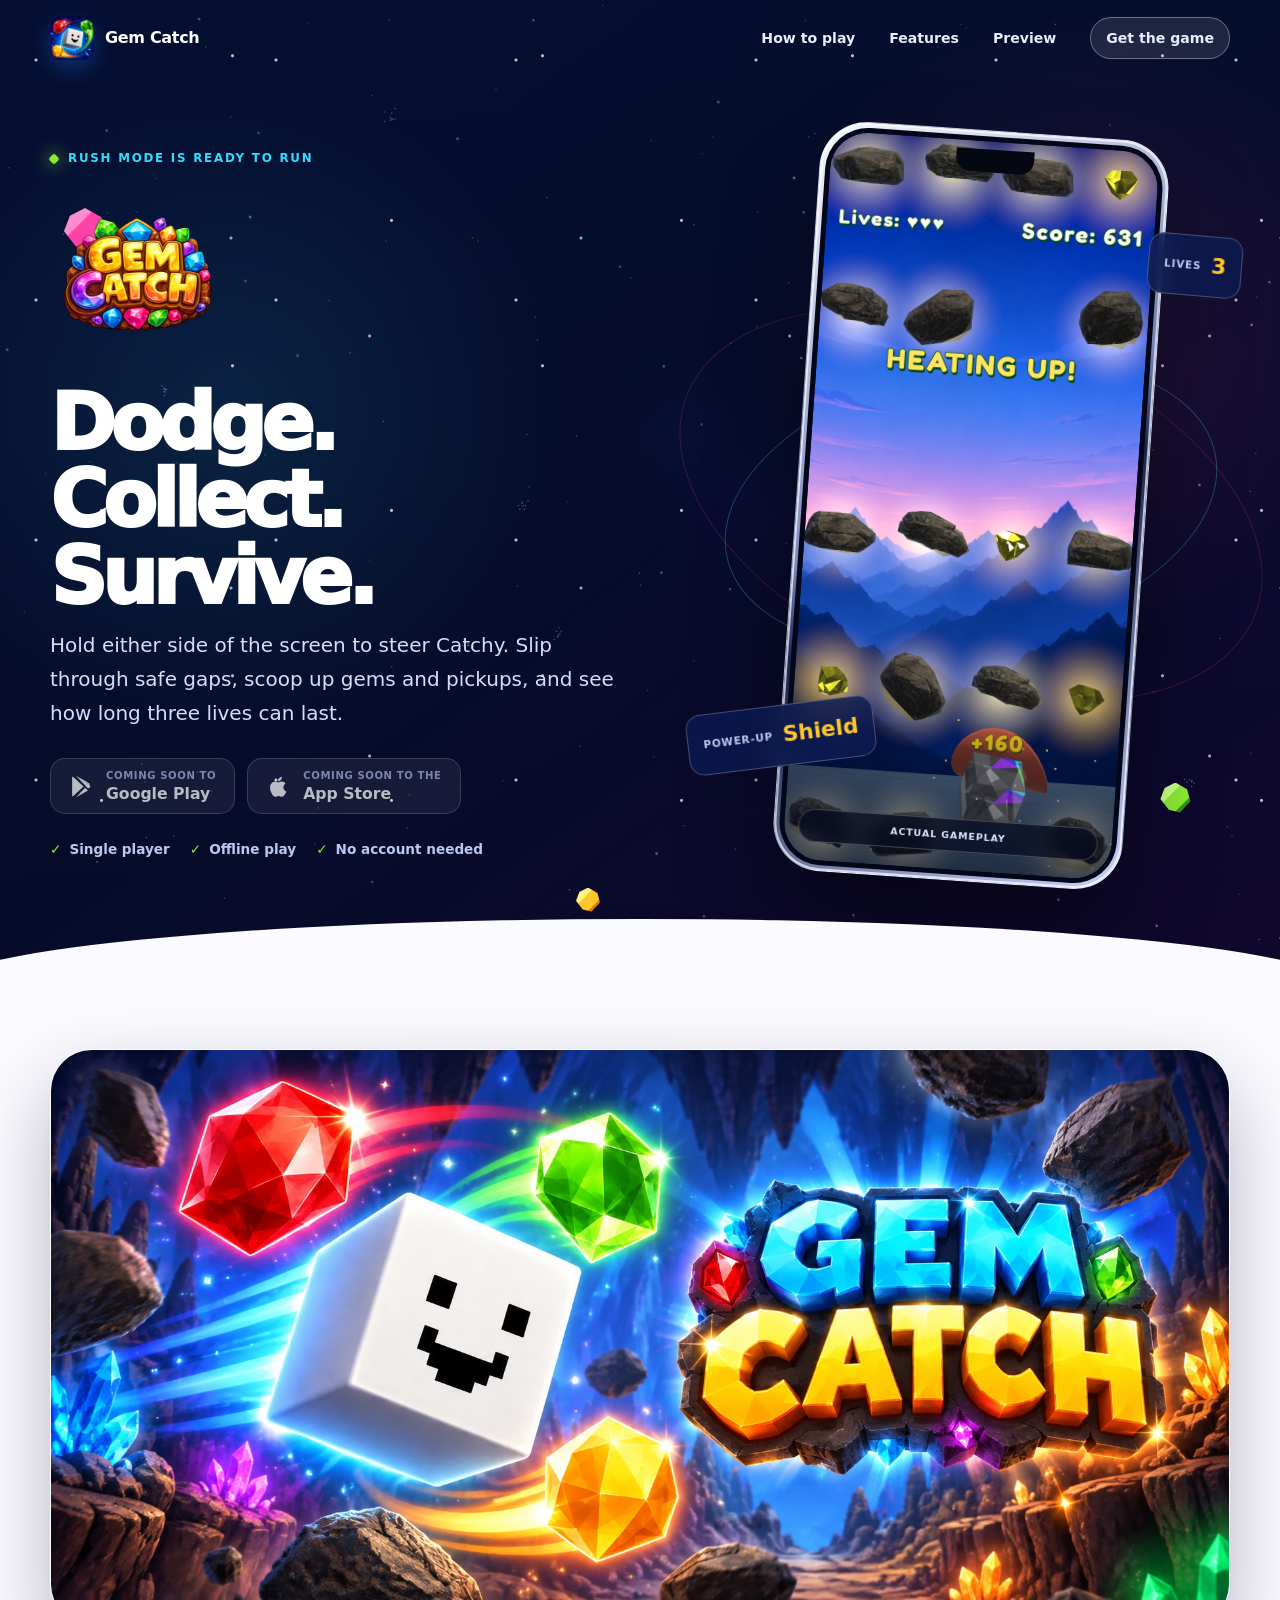
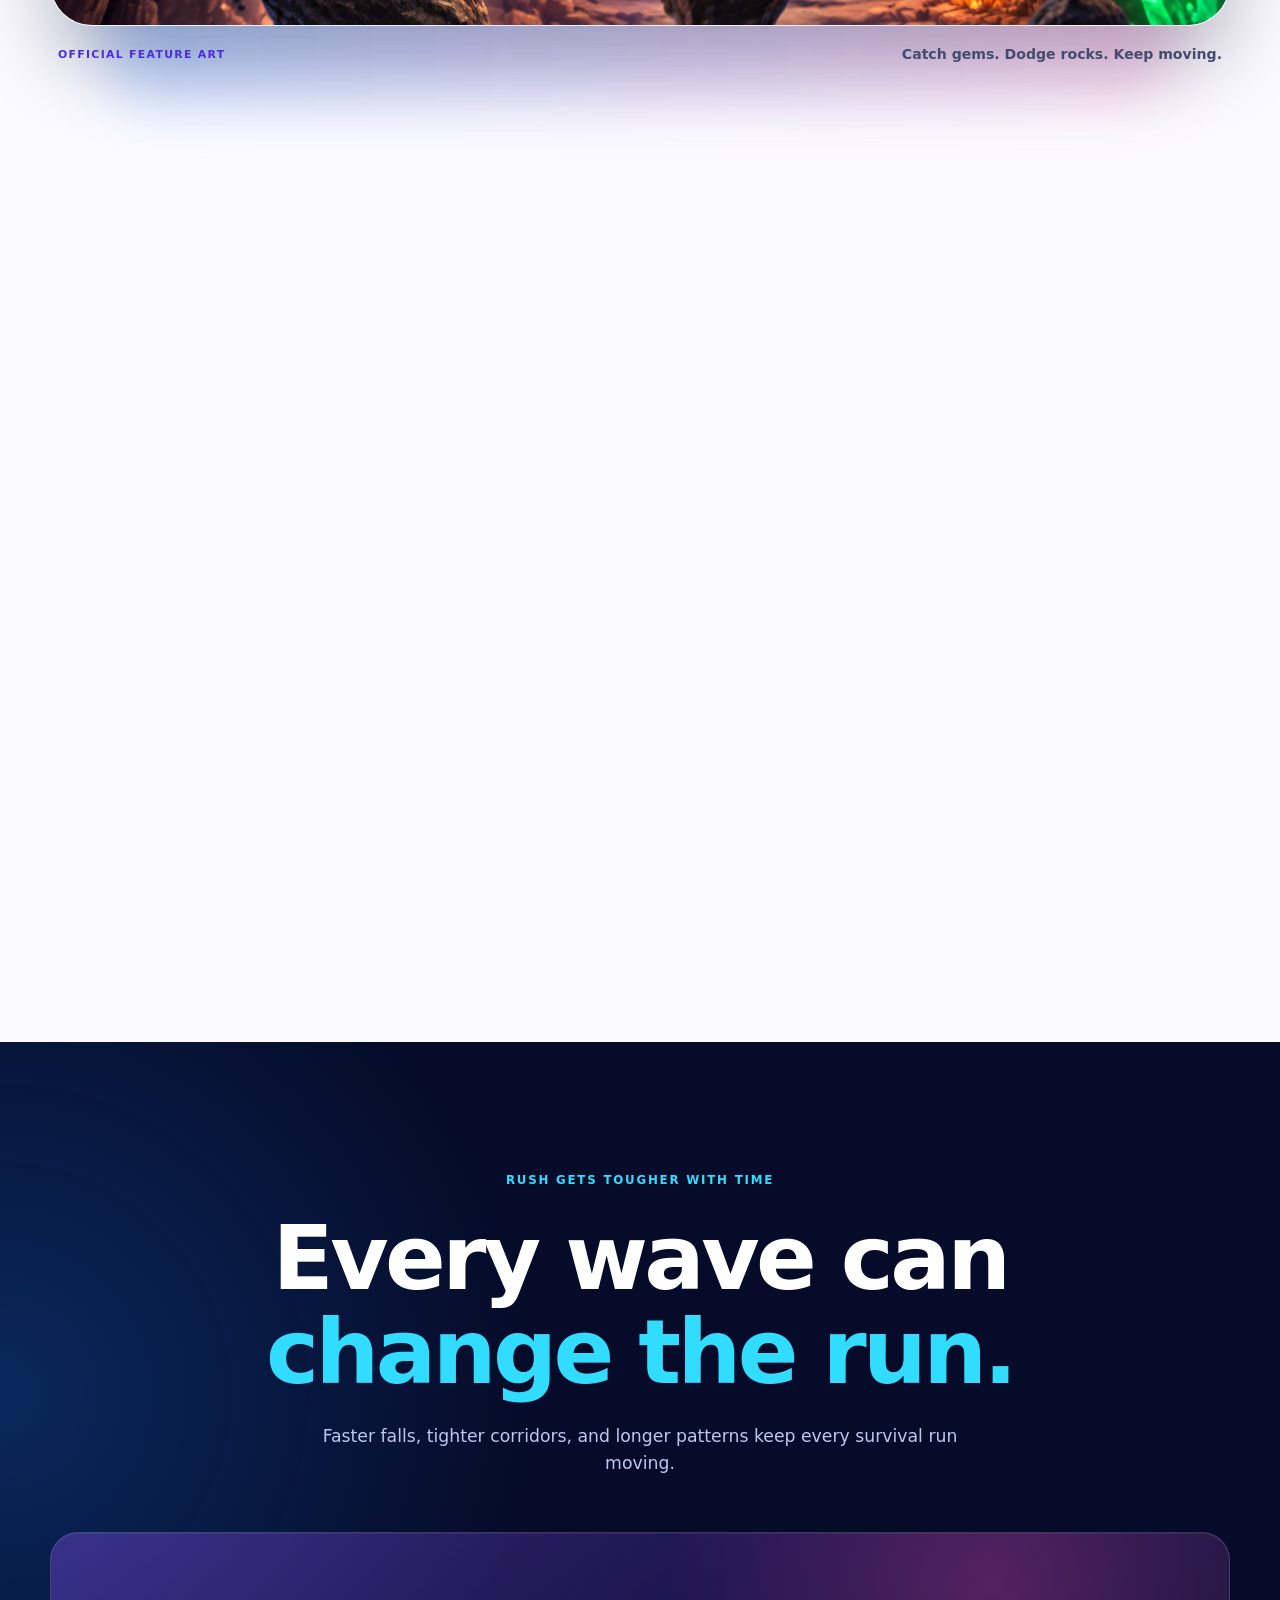
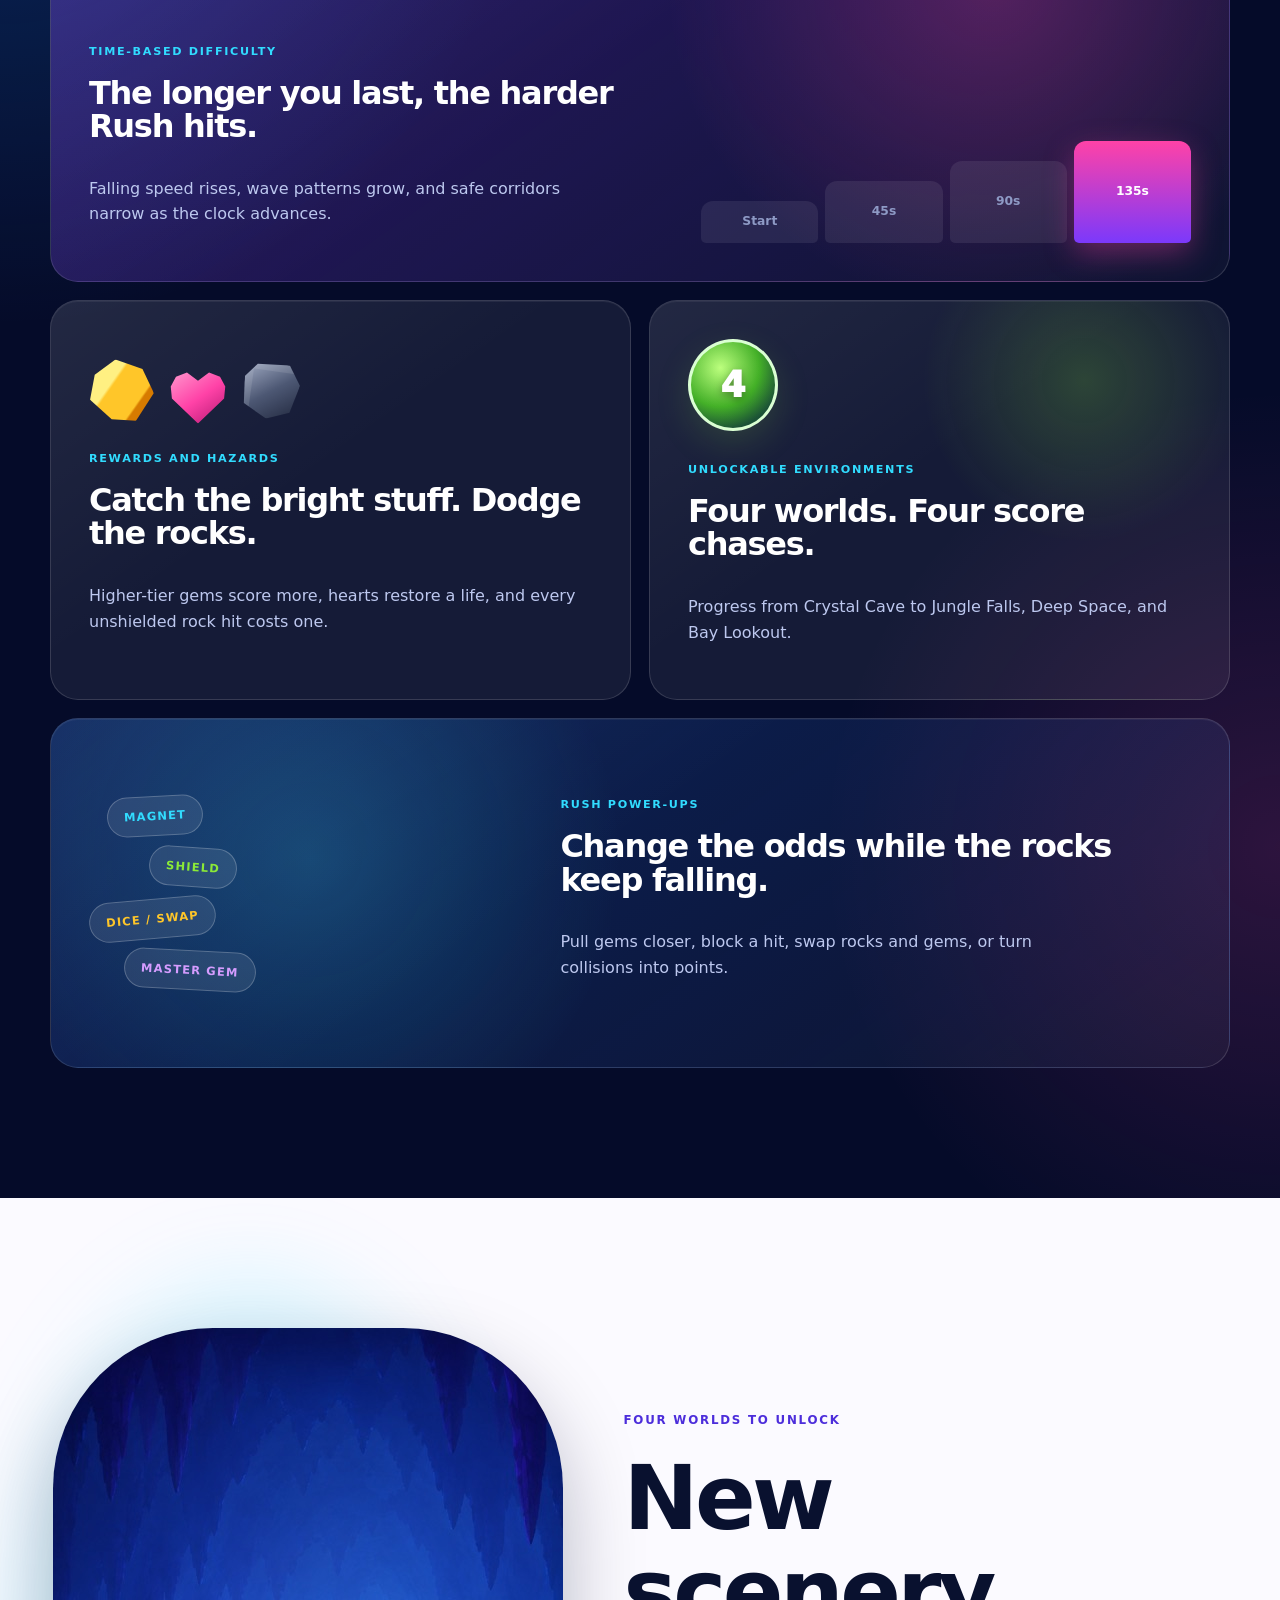
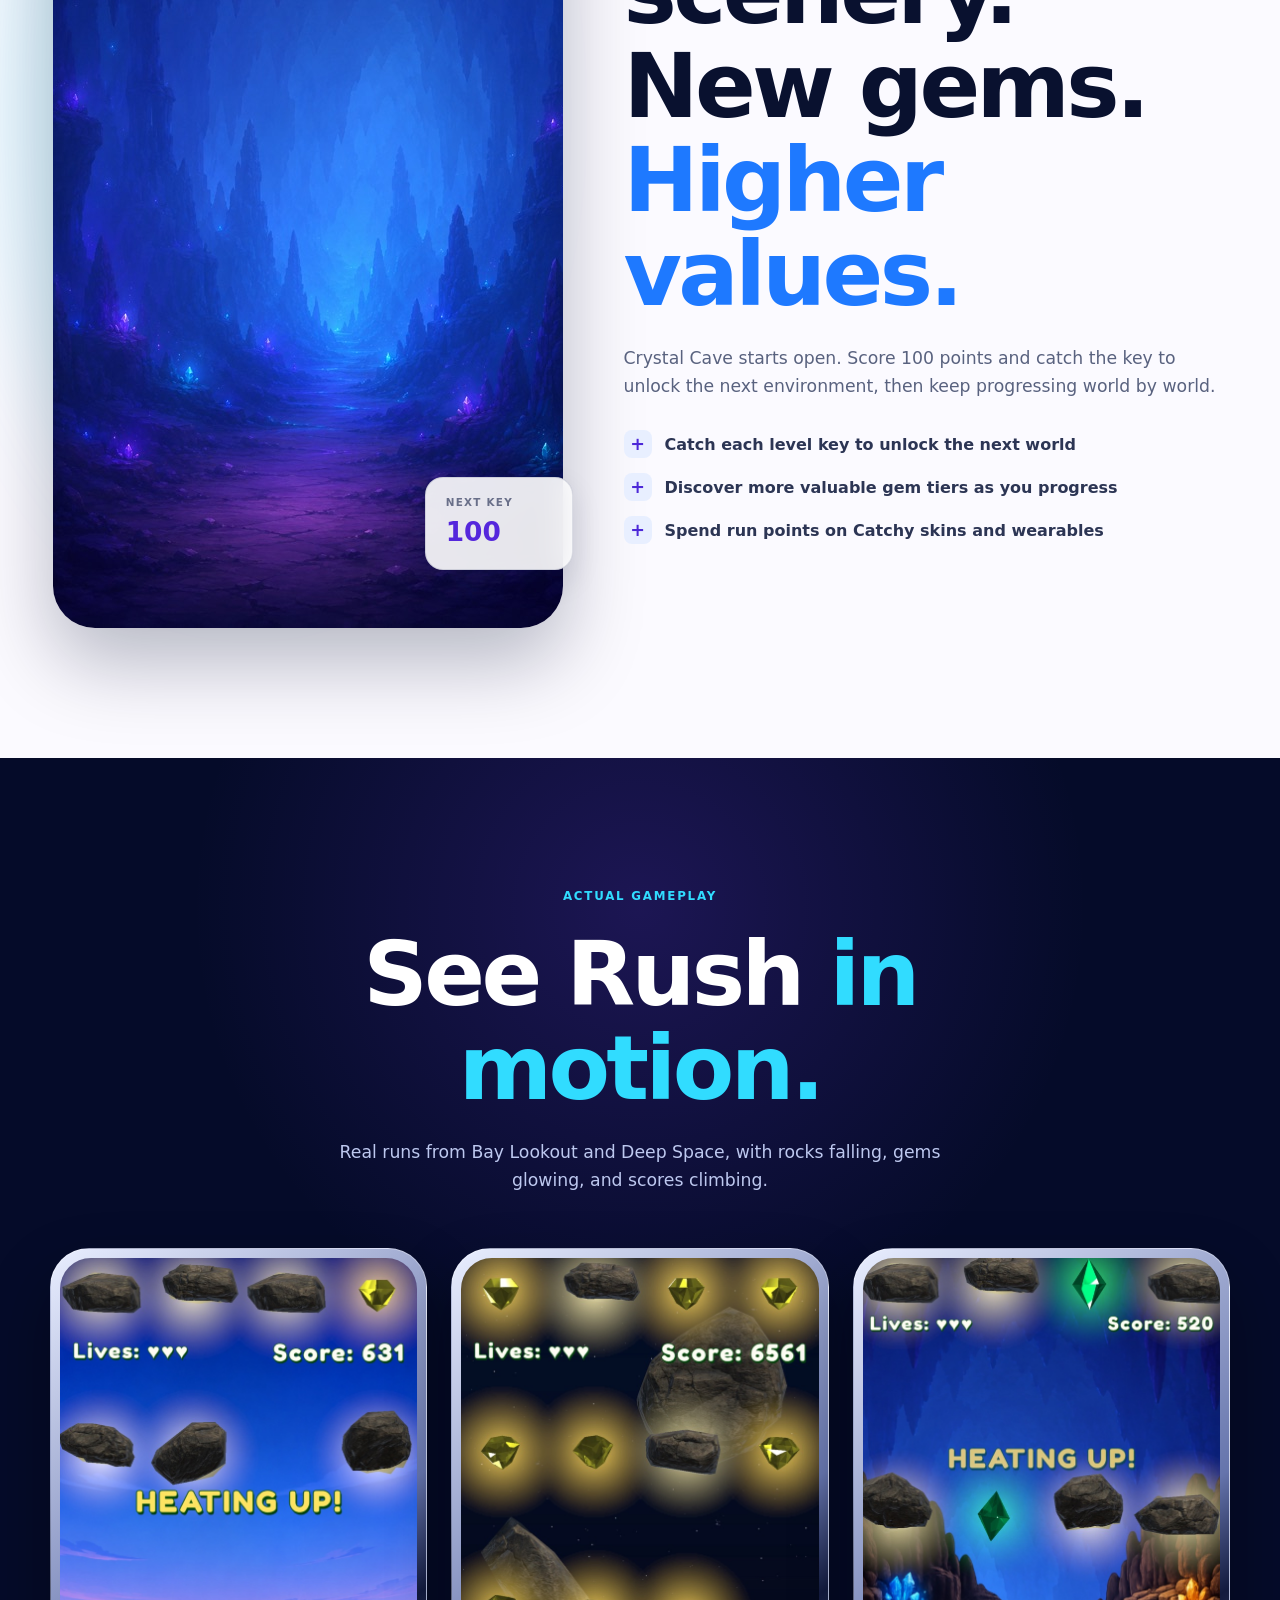
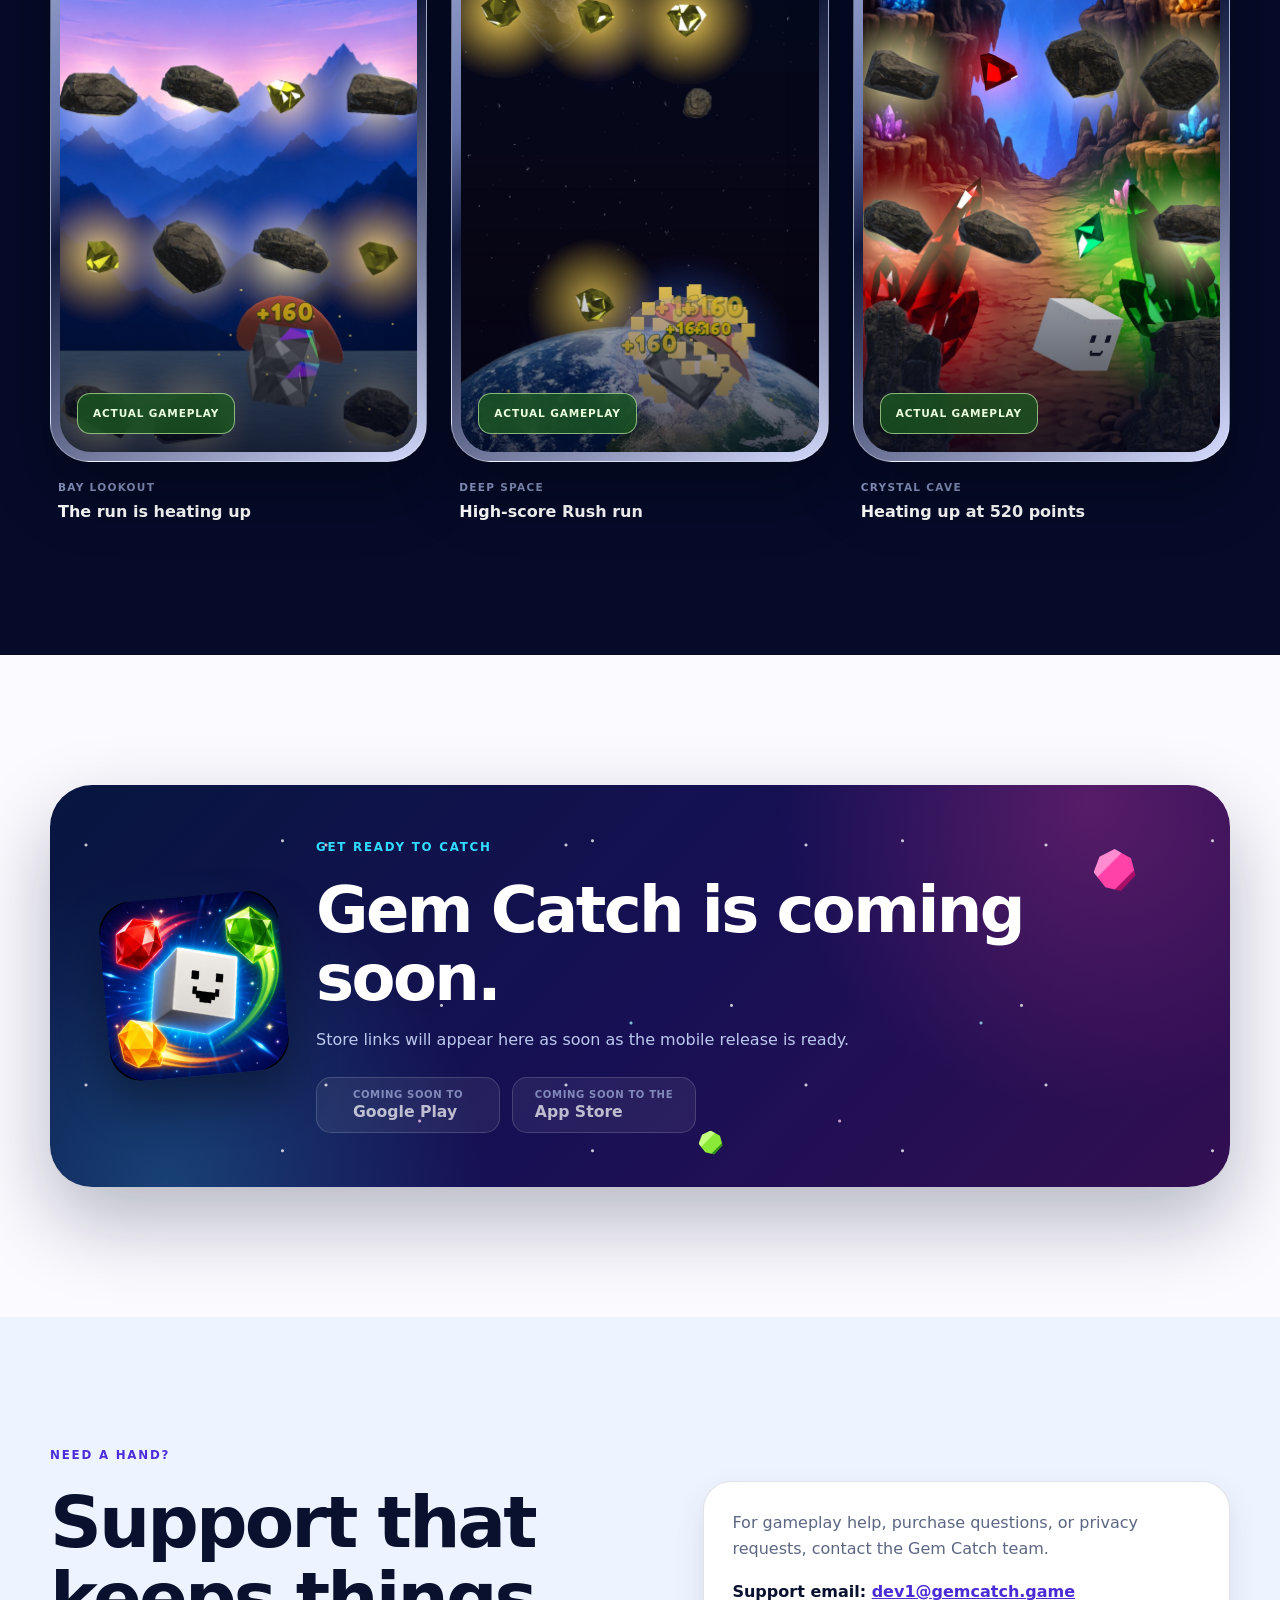
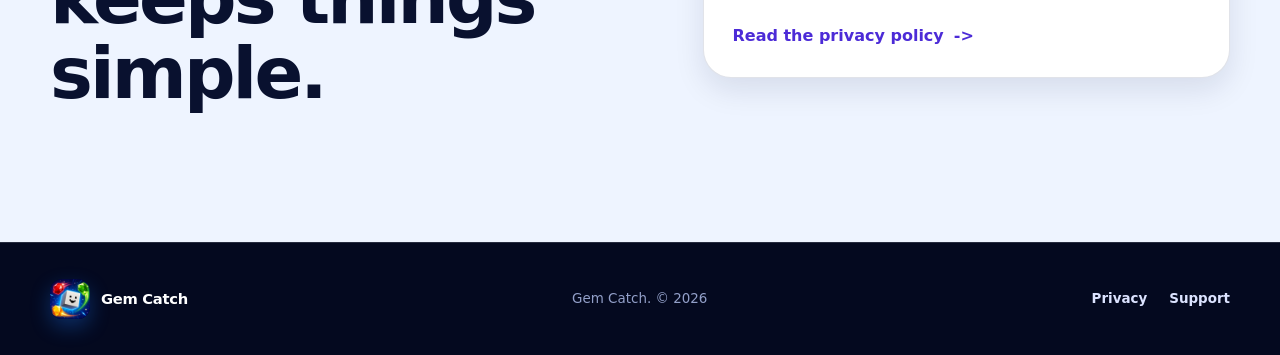
<file: index.html>
<!doctype html>
<html lang="en" class="no-js">
  <head>
    <meta charset="utf-8">
    <meta name="viewport" content="width=device-width, initial-scale=1">
    <meta name="theme-color" content="#08184b">
    <meta name="description" content="Steer Catchy through falling rock waves, collect gems and power-ups, and survive with three lives in Gem Catch's fast-paced Rush mode.">
    <meta name="robots" content="index, follow">

    <meta property="og:type" content="website">
    <meta property="og:site_name" content="Gem Catch">
    <meta property="og:title" content="Gem Catch - Dodge. Collect. Survive.">
    <meta property="og:description" content="Steer through rock waves, collect valuable gems and power-ups, and chase a new high score in Rush mode.">
    <meta property="og:url" content="https://gemcatch.app/">
    <meta property="og:image" content="https://gemcatch.app/assets/images/social-card.jpg">
    <meta property="og:image:width" content="1200">
    <meta property="og:image:height" content="630">
    <meta property="og:image:alt" content="Catchy surrounded by colorful gems and falling rocks beside the Gem Catch logo">

    <meta name="twitter:card" content="summary_large_image">
    <meta name="twitter:title" content="Gem Catch - Dodge. Collect. Survive.">
    <meta name="twitter:description" content="Steer through rock waves, collect valuable gems and power-ups, and chase a new high score in Rush mode.">
    <meta name="twitter:image" content="https://gemcatch.app/assets/images/social-card.jpg">

    <title>Gem Catch - Dodge. Collect. Survive.</title>

    <link rel="canonical" href="https://gemcatch.app/">
    <link rel="icon" href="./assets/images/favicon.png" type="image/png">
    <link rel="apple-touch-icon" href="./assets/images/app-icon-192.png">
    <link rel="preload" href="./assets/images/gem-catch-logo.png" as="image">
    <link rel="stylesheet" href="./assets/css/styles.css">
    <script>
      document.documentElement.classList.replace("no-js", "js");
    </script>
  </head>
  <body>
    <a class="skip-link" href="#main-content">Skip to content</a>

    <header class="site-header" data-site-header>
      <div class="container header-inner">
        <a class="brand" href="#top" aria-label="Gem Catch home">
          <img src="./assets/images/app-icon-192.png" width="44" height="44" alt="">
          <span>Gem Catch</span>
        </a>

        <nav class="site-nav" aria-label="Primary navigation">
          <a href="#how-to-play">How to play</a>
          <a href="#features">Features</a>
          <a href="#preview">Preview</a>
          <a class="nav-pill" href="#get-the-game">Get the game</a>
        </nav>
      </div>
    </header>

    <main id="main-content">
      <section class="hero" id="top">
        <div class="hero-stars" aria-hidden="true"></div>
        <div class="floating-gem gem-pink gem-one" aria-hidden="true"></div>
        <div class="floating-gem gem-green gem-two" aria-hidden="true"></div>
        <div class="floating-gem gem-gold gem-three" aria-hidden="true"></div>

        <div class="container hero-grid">
          <div class="hero-copy reveal">
            <p class="eyebrow"><span class="eyebrow-dot"></span> Rush mode is ready to run</p>
            <img
              class="hero-logo"
              src="./assets/images/gem-catch-logo.png"
              width="427"
              height="640"
              alt="Gem Catch"
            >
            <h1 class="sr-only">Gem Catch</h1>
            <p class="hero-kicker">Dodge. Collect. Survive.</p>
            <p class="hero-description">
              Hold either side of the screen to steer Catchy. Slip through safe
              gaps, scoop up gems and pickups, and see how long three lives can last.
            </p>

            <div class="store-actions" aria-label="Store availability">
              <!-- OWNER_TODO: Replace disabled buttons with verified store links at launch. -->
              <button class="store-button" type="button" disabled>
                <svg viewBox="0 0 24 24" aria-hidden="true">
                  <path d="M3.6 2.4 14 12 3.6 21.6a2.3 2.3 0 0 1-.6-1.5V3.9c0-.6.2-1.1.6-1.5Zm11.8 10.9 2.8 2.6-11.4 6.4 8.6-9Zm4.3-2.4c.5.3.8.7.8 1.1s-.3.8-.8 1.1l-1.4.8-3-2.8 3-2.8 1.4.8Zm-13-9.2 11.5 6.4-2.8 2.6-8.7-9Z"/>
                </svg>
                <span><small>Coming soon to</small>Google Play</span>
              </button>
              <button class="store-button" type="button" disabled>
                <svg viewBox="0 0 24 24" aria-hidden="true">
                  <path d="M16.7 12.8c0-2.4 2-3.6 2.1-3.7a4.5 4.5 0 0 0-3.5-1.9c-1.5-.2-2.9.9-3.6.9-.7 0-1.8-.9-3-.9a4.8 4.8 0 0 0-4 2.5c-1.7 3-.4 7.3 1.2 9.7.8 1.2 1.8 2.5 3 2.4 1.2 0 1.7-.8 3.2-.8s1.9.8 3.2.8c1.3 0 2.1-1.2 2.9-2.4a10.6 10.6 0 0 0 1.3-2.7 4.2 4.2 0 0 1-2.8-3.9ZM14.3 5.7a4.2 4.2 0 0 0 1-3 4.3 4.3 0 0 0-2.8 1.4 4 4 0 0 0-1 2.9 3.6 3.6 0 0 0 2.8-1.3Z"/>
                </svg>
                <span><small>Coming soon to the</small>App Store</span>
              </button>
            </div>

            <ul class="trust-list" aria-label="Game highlights">
              <li>Single player</li>
              <li>Offline play</li>
              <li>No account needed</li>
            </ul>
          </div>

          <div class="hero-visual reveal reveal-delay">
            <div class="orbit orbit-one" aria-hidden="true"></div>
            <div class="orbit orbit-two" aria-hidden="true"></div>
            <div class="phone-shell">
              <div class="phone-speaker" aria-hidden="true"></div>
              <div class="phone-screen gameplay-screen">
                <img
                  src="./assets/images/gameplay-bay-lookout.jpg"
                  width="719"
                  height="1600"
                  alt="Gem Catch Rush gameplay in Bay Lookout"
                  fetchpriority="high"
                >
                <div class="concept-label">Actual gameplay</div>
              </div>
            </div>
            <div class="score-chip score-chip-top" aria-hidden="true">
              <span>Lives</span>
              <strong>3</strong>
            </div>
            <div class="score-chip score-chip-bottom" aria-hidden="true">
              <span>Power-up</span>
              <strong>Shield</strong>
            </div>
          </div>
        </div>

        <div class="hero-wave" aria-hidden="true"></div>
      </section>

      <section class="section section-light" id="how-to-play">
        <div class="container">
          <figure class="feature-art reveal">
            <img
              src="./assets/images/feature-graphic.jpg"
              width="1794"
              height="876"
              alt="Catchy, a smiling white cube, surrounded by colorful gems and falling rocks in a glowing crystal cave beside the Gem Catch logo"
            >
            <figcaption>
              <span>Official feature art</span>
              Catch gems. Dodge rocks. Keep moving.
            </figcaption>
          </figure>

          <div class="section-heading reveal">
            <p class="eyebrow eyebrow-dark">One touch. Endless Rush.</p>
            <h2>Move fast.<br><span>Stay in the gap.</span></h2>
            <p>
              Every wave gives you a new route to read. Keep Catchy moving,
              avoid the rocks, and collect what you can without risking a life.
            </p>
          </div>

          <ol class="steps-grid">
            <li class="step-card reveal">
              <span class="step-number">01</span>
              <div class="step-icon step-icon-steer" aria-hidden="true">
                <span></span>
              </div>
              <h3>Hold to steer</h3>
              <p>Hold the left or right half of the screen to move Catchy continuously.</p>
            </li>
            <li class="step-card featured reveal reveal-delay-short">
              <span class="step-number">02</span>
              <div class="step-icon step-icon-dodge" aria-hidden="true">
                <span></span>
              </div>
              <h3>Find the safe gap</h3>
              <p>Read each falling rock wave and steer through the open corridor.</p>
            </li>
            <li class="step-card reveal reveal-delay">
              <span class="step-number">03</span>
              <div class="step-icon step-icon-collect" aria-hidden="true">
                <span></span>
              </div>
              <h3>Collect and survive</h3>
              <p>Grab gems and timed pickups, protect three lives, and chase your high score.</p>
            </li>
          </ol>
        </div>
      </section>

      <section class="section features-section" id="features">
        <div class="container">
          <div class="section-heading section-heading-centered reveal">
            <p class="eyebrow">Rush gets tougher with time</p>
            <h2>Every wave can <span>change the run.</span></h2>
            <p>Faster falls, tighter corridors, and longer patterns keep every survival run moving.</p>
          </div>

          <div class="feature-grid">
            <article class="feature-card feature-card-wide feature-rush reveal">
              <div class="feature-copy">
                <span class="feature-tag">Time-based difficulty</span>
                <h3>The longer you last, the harder Rush hits.</h3>
                <p>Falling speed rises, wave patterns grow, and safe corridors narrow as the clock advances.</p>
              </div>
              <div class="rush-meter" aria-label="Rush difficulty rising over time">
                <span>Start</span><span>45s</span><span>90s</span><span class="active">135s</span>
              </div>
            </article>

            <article class="feature-card feature-special reveal reveal-delay-short">
              <div class="feature-gems" aria-hidden="true">
                <span class="mini-gem mini-gem-gold"></span>
                <span class="mini-heart"></span>
                <span class="mini-rock"></span>
              </div>
              <span class="feature-tag">Rewards and hazards</span>
              <h3>Catch the bright stuff. Dodge the rocks.</h3>
              <p>Higher-tier gems score more, hearts restore a life, and every unshielded rock hit costs one.</p>
            </article>

            <article class="feature-card feature-worlds reveal">
              <div class="world-count" aria-hidden="true"><span>4</span></div>
              <span class="feature-tag">Unlockable environments</span>
              <h3>Four worlds. Four score chases.</h3>
              <p>Progress from Crystal Cave to Jungle Falls, Deep Space, and Bay Lookout.</p>
            </article>

            <article class="feature-card feature-card-wide feature-power reveal reveal-delay-short">
              <div class="power-art" aria-hidden="true">
                <span class="power-pill">MAGNET</span>
                <span class="power-pill">SHIELD</span>
                <span class="power-pill">DICE / SWAP</span>
                <span class="power-pill">MASTER GEM</span>
              </div>
              <div class="feature-copy">
                <span class="feature-tag">Rush power-ups</span>
                <h3>Change the odds while the rocks keep falling.</h3>
                <p>Pull gems closer, block a hit, swap rocks and gems, or turn collisions into points.</p>
              </div>
            </article>
          </div>
        </div>
      </section>

      <section class="section world-section">
        <div class="container world-grid">
          <div class="world-art reveal">
            <img
              src="./assets/images/cave-background.jpg"
              width="600"
              height="900"
              alt="A glowing blue crystal cave environment from Gem Catch"
              loading="lazy"
            >
            <div class="world-score">
              <span>Next key</span>
              <strong>100</strong>
            </div>
          </div>
          <div class="world-copy reveal reveal-delay-short">
            <p class="eyebrow eyebrow-dark">Four worlds to unlock</p>
            <h2>New scenery.<br>New gems.<br><span>Higher values.</span></h2>
            <p>
              Crystal Cave starts open. Score 100 points and catch the key to
              unlock the next environment, then keep progressing world by world.
            </p>
            <ul class="check-list">
              <li><span aria-hidden="true">+</span> Catch each level key to unlock the next world</li>
              <li><span aria-hidden="true">+</span> Discover more valuable gem tiers as you progress</li>
              <li><span aria-hidden="true">+</span> Spend run points on Catchy skins and wearables</li>
            </ul>
          </div>
        </div>
      </section>

      <section class="section preview-section" id="preview">
        <div class="container">
          <div class="section-heading section-heading-centered reveal">
            <p class="eyebrow">Actual gameplay</p>
            <h2>See Rush <span>in motion.</span></h2>
            <p>Real runs from Bay Lookout and Deep Space, with rocks falling, gems glowing, and scores climbing.</p>
          </div>

          <div class="preview-grid">
            <figure class="preview-card reveal">
              <div class="preview-phone has-screenshot">
                <img
                  src="./assets/images/gameplay-bay-lookout.jpg"
                  width="719"
                  height="1600"
                  alt="Gem Catch Rush gameplay in Bay Lookout with falling rocks, glowing gems, three lives, and a score of 631"
                  loading="lazy"
                >
                <span class="preview-badge">Actual gameplay</span>
              </div>
              <figcaption><span>Bay Lookout</span>The run is heating up</figcaption>
            </figure>
            <figure class="preview-card preview-card-raised reveal reveal-delay-short">
              <div class="preview-phone has-screenshot">
                <img
                  src="./assets/images/gameplay-deep-space.jpg"
                  width="719"
                  height="1600"
                  alt="Gem Catch Rush gameplay in Deep Space with falling rocks, glowing gems, three lives, and a score of 6561"
                  loading="lazy"
                >
                <span class="preview-badge">Actual gameplay</span>
              </div>
              <figcaption><span>Deep Space</span>High-score Rush run</figcaption>
            </figure>
            <figure class="preview-card reveal reveal-delay">
              <div class="preview-phone has-screenshot">
                <img
                  src="./assets/images/gameplay-crystal-cave.jpg"
                  width="739"
                  height="1600"
                  alt="Gem Catch Rush gameplay in Crystal Cave with falling rocks, green and red gems, three lives, and a Heating Up message"
                  loading="lazy"
                >
                <span class="preview-badge">Actual gameplay</span>
              </div>
              <figcaption><span>Crystal Cave</span>Heating up at 520 points</figcaption>
            </figure>
          </div>
        </div>
      </section>

      <section class="section final-cta" id="get-the-game">
        <div class="container final-cta-card reveal">
          <div class="cta-stars" aria-hidden="true"></div>
          <div class="floating-gem gem-pink cta-gem-one" aria-hidden="true"></div>
          <div class="floating-gem gem-green cta-gem-two" aria-hidden="true"></div>
          <img src="./assets/images/app-icon-512.png" width="180" height="180" alt="" loading="lazy">
          <div>
            <p class="eyebrow">Get ready to catch</p>
            <h2>Gem Catch is coming soon.</h2>
            <p>Store links will appear here as soon as the mobile release is ready.</p>
            <div class="store-actions">
              <button class="store-button" type="button" disabled>
                <span><small>Coming soon to</small>Google Play</span>
              </button>
              <button class="store-button" type="button" disabled>
                <span><small>Coming soon to the</small>App Store</span>
              </button>
            </div>
          </div>
        </div>
      </section>

      <section class="section support-section" id="support">
        <div class="container support-grid">
          <div>
            <p class="eyebrow eyebrow-dark">Need a hand?</p>
            <h2>Support that keeps things simple.</h2>
          </div>
          <div class="support-card">
            <p>
              For gameplay help, purchase questions, or privacy requests,
              contact the Gem Catch team.
            </p>
            <p class="support-email">
              Support email:
              <a href="mailto:dev1@gemcatch.game">dev1@gemcatch.game</a>
            </p>
            <a class="text-link" href="./privacy-policy/">Read the privacy policy <span aria-hidden="true">-&gt;</span></a>
          </div>
        </div>
      </section>
    </main>

    <footer class="site-footer">
      <div class="container footer-inner">
        <a class="brand brand-footer" href="#top" aria-label="Gem Catch home">
          <img src="./assets/images/app-icon-192.png" width="40" height="40" alt="">
          <span>Gem Catch</span>
        </a>
        <p>Gem Catch. <span>&copy; <span data-current-year>2026</span></span></p>
        <nav aria-label="Footer navigation">
          <a href="./privacy-policy/">Privacy</a>
          <a href="#support">Support</a>
        </nav>
      </div>
    </footer>

    <script src="./assets/js/site.js" defer></script>
  </body>
</html>
</file>
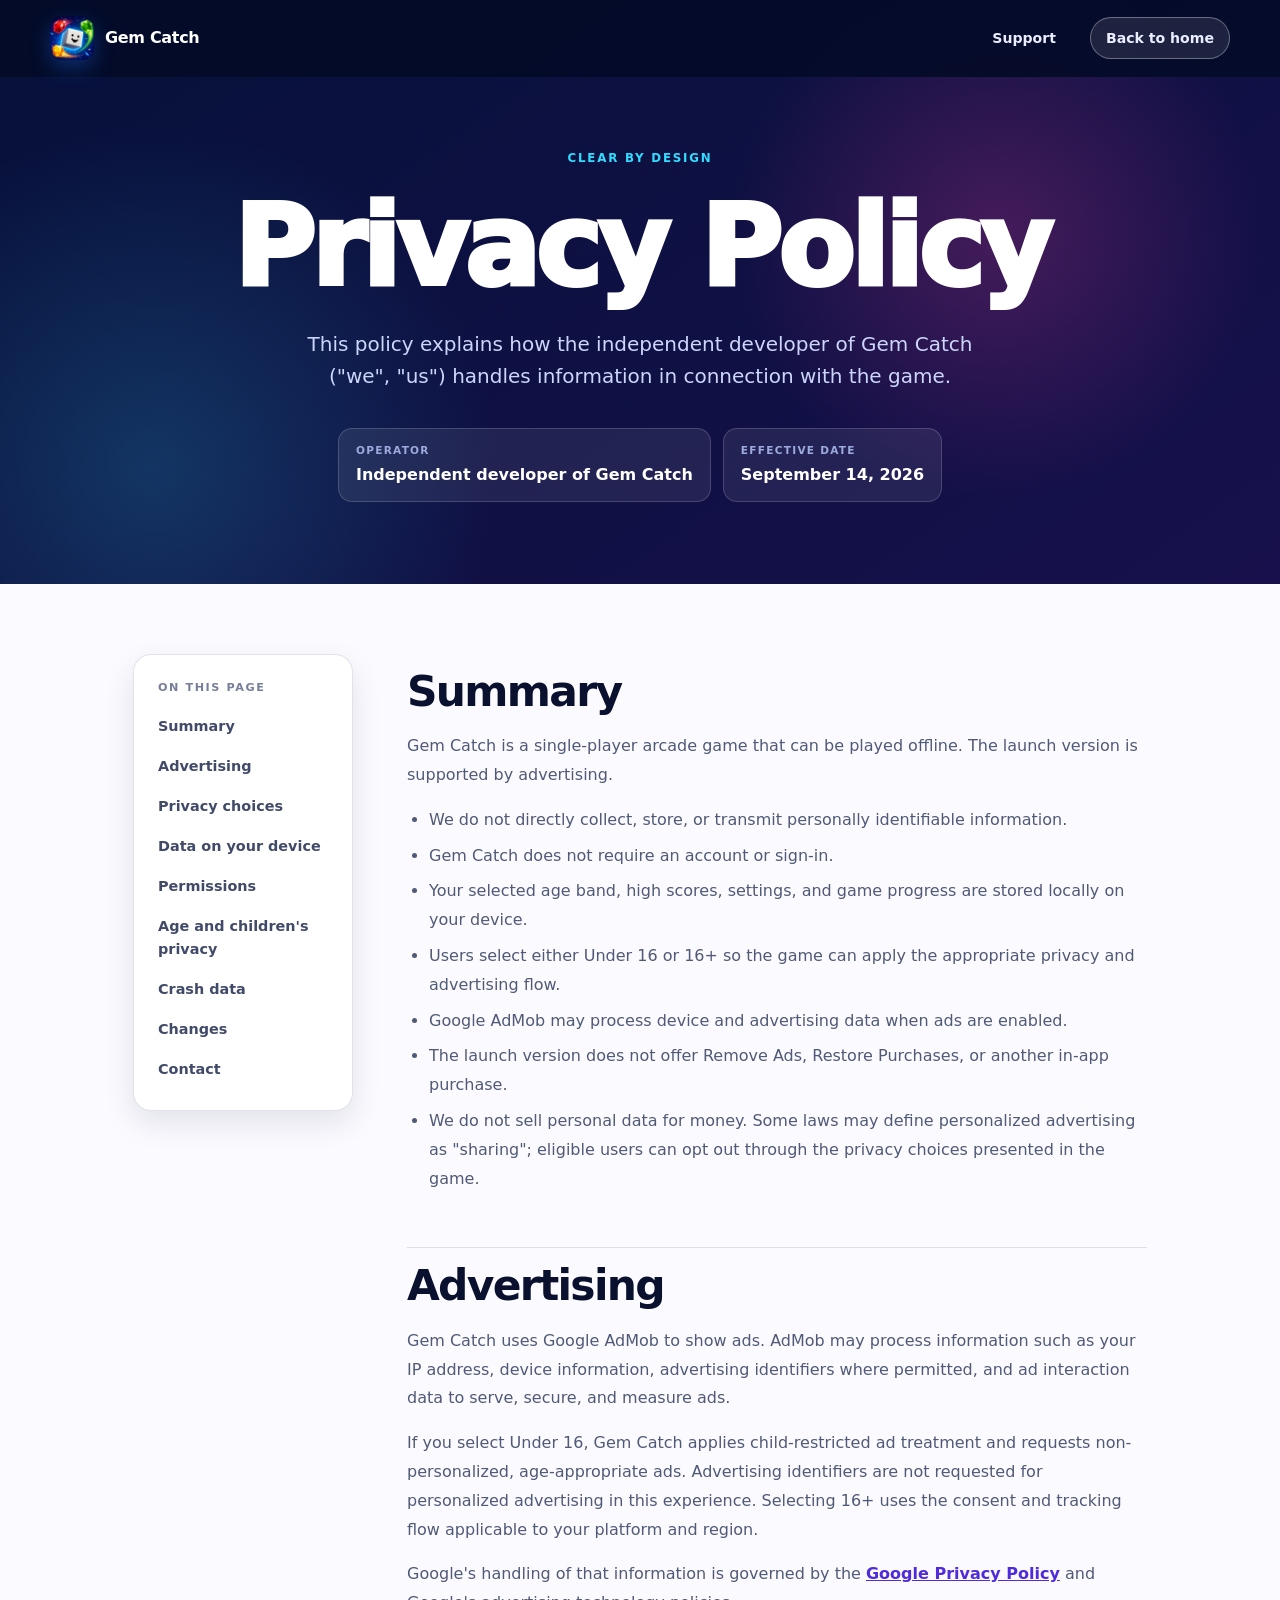
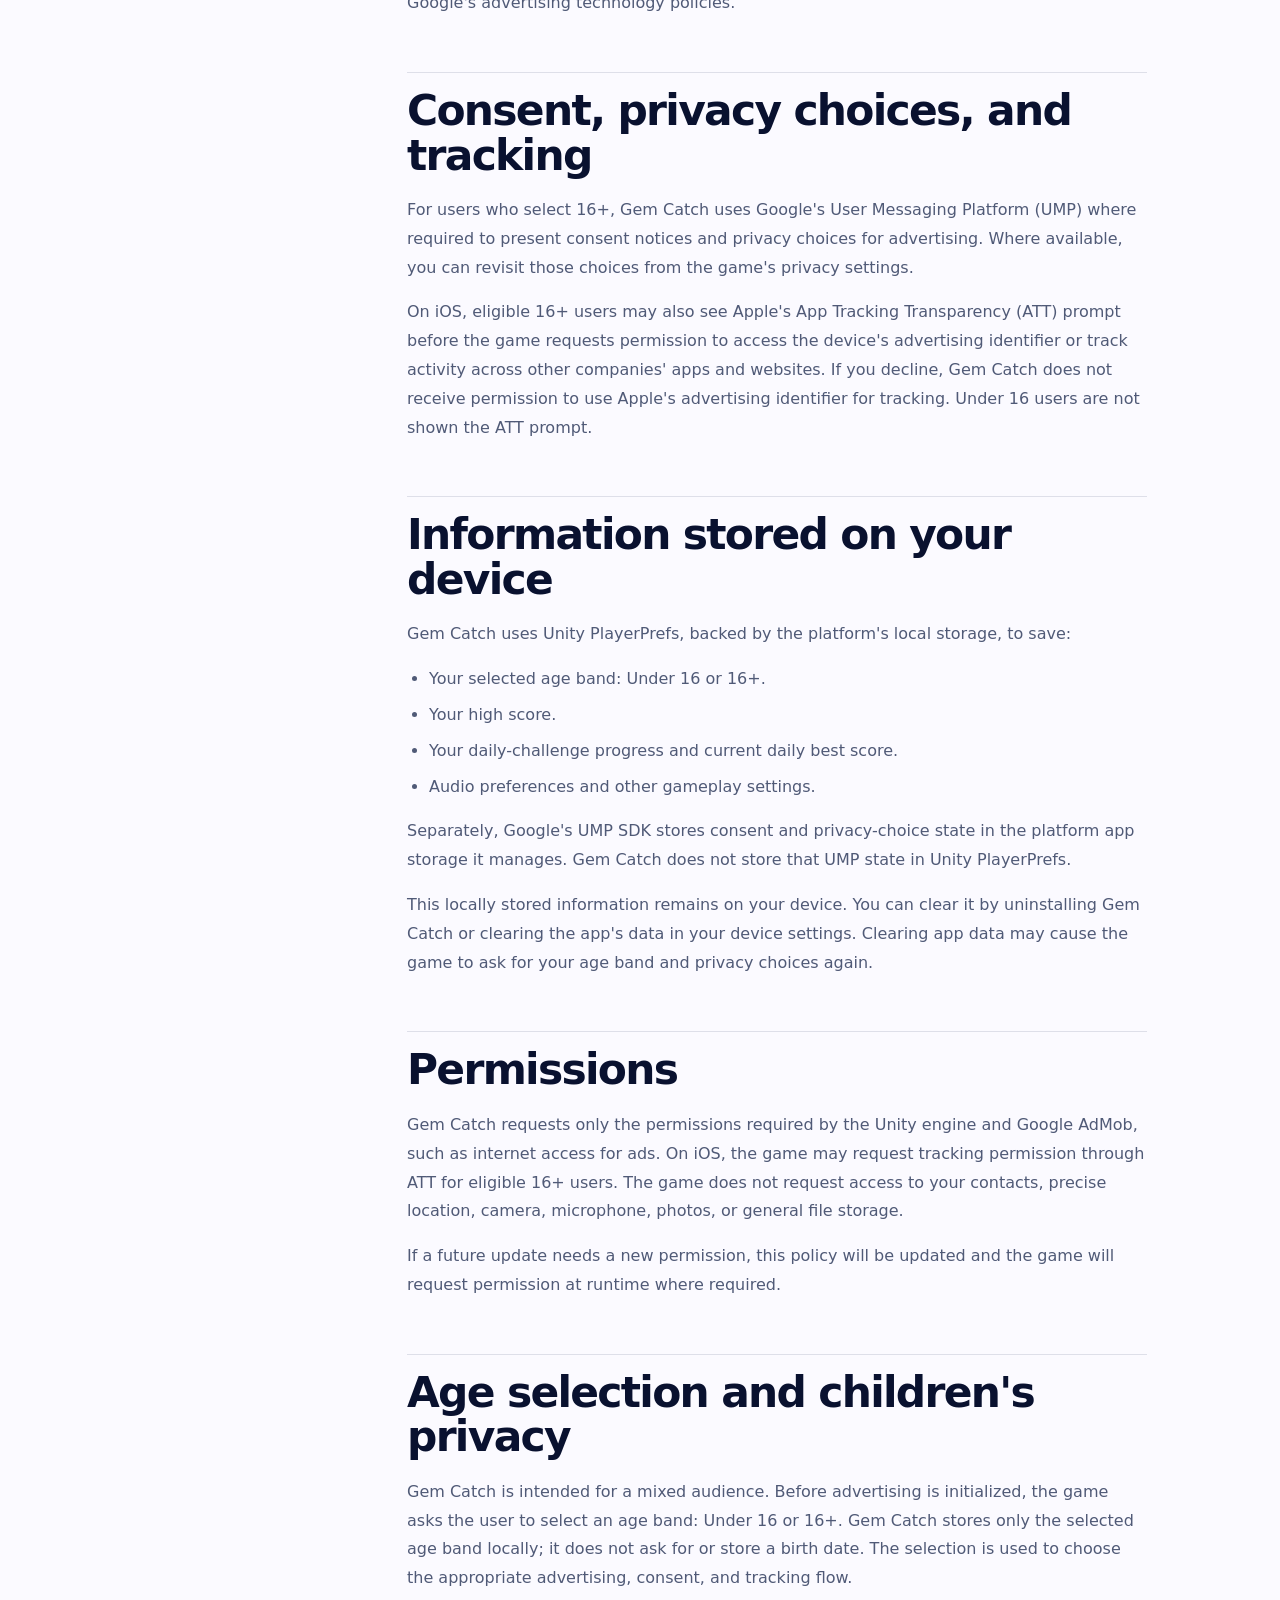
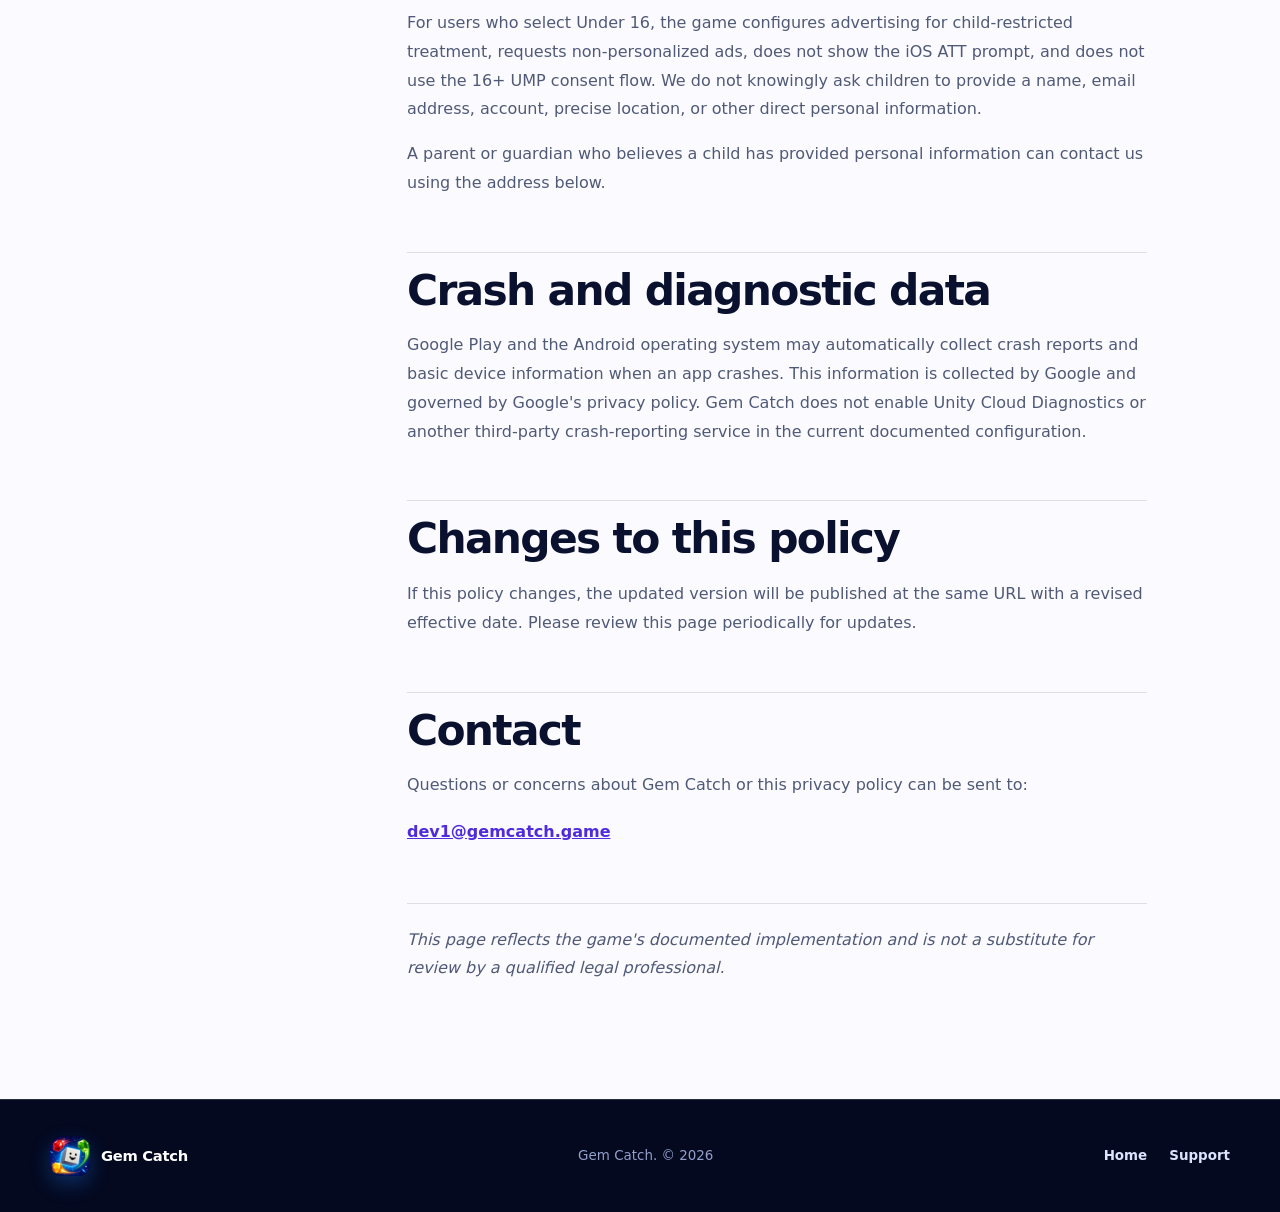
<file: privacy-policy/index.html>
<!doctype html>
<html lang="en" class="no-js">
  <head>
    <meta charset="utf-8">
    <meta name="viewport" content="width=device-width, initial-scale=1">
    <meta name="theme-color" content="#08184b">
    <meta name="description" content="Privacy Policy for the independently developed Gem Catch mobile game.">
    <meta name="robots" content="index, follow">

    <meta property="og:type" content="website">
    <meta property="og:site_name" content="Gem Catch">
    <meta property="og:title" content="Privacy Policy - Gem Catch">
    <meta property="og:description" content="Learn how Gem Catch handles local game data, age selection, advertising, consent, and privacy choices.">
    <meta property="og:url" content="https://gemcatch.app/privacy-policy/">
    <meta property="og:image" content="https://gemcatch.app/assets/images/social-card.jpg">
    <meta property="og:image:width" content="1200">
    <meta property="og:image:height" content="630">
    <meta property="og:image:alt" content="Catchy surrounded by colorful gems and falling rocks beside the Gem Catch logo">
    <meta name="twitter:card" content="summary_large_image">
    <meta name="twitter:title" content="Privacy Policy - Gem Catch">
    <meta name="twitter:description" content="Learn how Gem Catch handles local game data, age selection, advertising, consent, and privacy choices.">
    <meta name="twitter:image" content="https://gemcatch.app/assets/images/social-card.jpg">

    <title>Privacy Policy - Gem Catch</title>

    <link rel="canonical" href="https://gemcatch.app/privacy-policy/">
    <link rel="icon" href="../assets/images/favicon.png" type="image/png">
    <link rel="apple-touch-icon" href="../assets/images/app-icon-192.png">
    <link rel="stylesheet" href="../assets/css/styles.css">
    <script>
      document.documentElement.classList.replace("no-js", "js");
    </script>
  </head>
  <body class="policy-page">
    <a class="skip-link" href="#policy-content">Skip to policy</a>

    <header class="site-header" data-site-header>
      <div class="container header-inner">
        <a class="brand" href="../" aria-label="Gem Catch home">
          <img src="../assets/images/app-icon-192.png" width="44" height="44" alt="">
          <span>Gem Catch</span>
        </a>
        <nav class="site-nav policy-nav" aria-label="Policy navigation">
          <a href="../#support">Support</a>
          <a class="nav-pill" href="../">Back to home</a>
        </nav>
      </div>
    </header>

    <main id="policy-content">
      <header class="policy-hero">
        <div class="container policy-hero-inner reveal">
          <p class="eyebrow">Clear by design</p>
          <h1>Privacy Policy</h1>
          <p class="policy-lead">
            This policy explains how the independent developer of Gem Catch
            ("we", "us") handles information in connection with the game.
          </p>
          <dl class="policy-meta">
            <div>
              <dt>Operator</dt>
              <dd>Independent developer of Gem Catch</dd>
            </div>
            <div>
              <dt>Effective date</dt>
              <dd><time datetime="2026-09-14">September 14, 2026</time></dd>
            </div>
          </dl>
        </div>
      </header>

      <div class="container policy-layout">
        <aside class="policy-toc" aria-label="On this page">
          <p>On this page</p>
          <nav>
            <a href="#summary">Summary</a>
            <a href="#advertising">Advertising</a>
            <a href="#privacy-choices">Privacy choices</a>
            <a href="#local-data">Data on your device</a>
            <a href="#permissions">Permissions</a>
            <a href="#children">Age and children's privacy</a>
            <a href="#diagnostics">Crash data</a>
            <a href="#changes">Changes</a>
            <a href="#contact">Contact</a>
          </nav>
        </aside>

        <article class="policy-article">
          <section id="summary">
            <h2>Summary</h2>
            <p>
              Gem Catch is a single-player arcade game that can be played
              offline. The launch version is supported by advertising.
            </p>
            <ul>
              <li>We do not directly collect, store, or transmit personally identifiable information.</li>
              <li>Gem Catch does not require an account or sign-in.</li>
              <li>Your selected age band, high scores, settings, and game progress are stored locally on your device.</li>
              <li>Users select either Under 16 or 16+ so the game can apply the appropriate privacy and advertising flow.</li>
              <li>Google AdMob may process device and advertising data when ads are enabled.</li>
              <li>The launch version does not offer Remove Ads, Restore Purchases, or another in-app purchase.</li>
              <li>We do not sell personal data for money. Some laws may define personalized advertising as "sharing"; eligible users can opt out through the privacy choices presented in the game.</li>
            </ul>
          </section>

          <section id="advertising">
            <h2>Advertising</h2>
            <p>
              Gem Catch uses Google AdMob to show ads. AdMob may process
              information such as your IP address, device information,
              advertising identifiers where permitted, and ad interaction data
              to serve, secure, and measure ads.
            </p>
            <p>
              If you select Under 16, Gem Catch applies child-restricted ad
              treatment and requests non-personalized, age-appropriate ads.
              Advertising identifiers are not requested for personalized
              advertising in this experience. Selecting 16+ uses the
              consent and tracking flow applicable to your platform and region.
            </p>
            <p>
              Google's handling of that information is governed by the
              <a href="https://policies.google.com/privacy" rel="noopener noreferrer">Google Privacy Policy</a>
              and Google's advertising technology policies.
            </p>
          </section>

          <section id="privacy-choices">
            <h2>Consent, privacy choices, and tracking</h2>
            <p>
              For users who select 16+, Gem Catch uses Google's User Messaging
              Platform (UMP) where required to present consent notices and
              privacy choices for advertising. Where available, you can revisit
              those choices from the game's privacy settings.
            </p>
            <p>
              On iOS, eligible 16+ users may also see Apple's App Tracking
              Transparency (ATT) prompt before the game requests permission to
              access the device's advertising identifier or track activity
              across other companies' apps and websites. If you decline, Gem
              Catch does not receive permission to use Apple's advertising
              identifier for tracking. Under 16 users are not shown the ATT
              prompt.
            </p>
          </section>

          <section id="local-data">
            <h2>Information stored on your device</h2>
            <p>
              Gem Catch uses Unity PlayerPrefs, backed by the platform's local
              storage, to save:
            </p>
            <ul>
              <li>Your selected age band: Under 16 or 16+.</li>
              <li>Your high score.</li>
              <li>Your daily-challenge progress and current daily best score.</li>
              <li>Audio preferences and other gameplay settings.</li>
            </ul>
            <p>
              Separately, Google's UMP SDK stores consent and privacy-choice
              state in the platform app storage it manages. Gem Catch does not
              store that UMP state in Unity PlayerPrefs.
            </p>
            <p>
              This locally stored information remains on your device. You can
              clear it by uninstalling Gem Catch or clearing the app's data in
              your device settings. Clearing app data may cause the game to ask
              for your age band and privacy choices again.
            </p>
          </section>

          <section id="permissions">
            <h2>Permissions</h2>
            <p>
              Gem Catch requests only the permissions required by the Unity
              engine and Google AdMob, such as internet access for ads. On iOS,
              the game may request tracking permission through ATT for eligible
              16+ users. The game does not request access to your contacts,
              precise location, camera, microphone, photos, or general file
              storage.
            </p>
            <p>
              If a future update needs a new permission, this policy will be
              updated and the game will request permission at runtime where required.
            </p>
          </section>

          <section id="children">
            <h2>Age selection and children's privacy</h2>
            <p>
              Gem Catch is intended for a mixed audience. Before advertising
              is initialized, the game asks the user to select an age band:
              Under 16 or 16+. Gem Catch stores only the selected age band
              locally; it does not ask for or store a birth date. The selection
              is used to choose the appropriate advertising, consent, and
              tracking flow.
            </p>
            <p>
              For users who select Under 16, the game configures advertising
              for child-restricted treatment, requests non-personalized ads,
              does not show the iOS ATT prompt, and does not use the 16+ UMP
              consent flow. We do not knowingly ask children to provide a name,
              email address, account, precise location, or other direct
              personal information.
            </p>
            <p>
              A parent or guardian who believes a child has provided personal
              information can contact us using the address below.
            </p>
          </section>

          <section id="diagnostics">
            <h2>Crash and diagnostic data</h2>
            <p>
              Google Play and the Android operating system may automatically
              collect crash reports and basic device information when an app
              crashes. This information is collected by Google and governed by
              Google's privacy policy. Gem Catch does not enable Unity Cloud
              Diagnostics or another third-party crash-reporting service in
              the current documented configuration.
            </p>
          </section>

          <section id="changes">
            <h2>Changes to this policy</h2>
            <p>
              If this policy changes, the updated version will be published at
              the same URL with a revised effective date. Please review this
              page periodically for updates.
            </p>
          </section>

          <section id="contact">
            <h2>Contact</h2>
            <p>
              Questions or concerns about Gem Catch or this privacy policy can
              be sent to:
            </p>
            <p class="support-email">
              <a href="mailto:dev1@gemcatch.game">dev1@gemcatch.game</a>
            </p>
          </section>

          <p class="policy-disclaimer">
            This page reflects the game's documented implementation and is not
            a substitute for review by a qualified legal professional.
          </p>
        </article>
      </div>
    </main>

    <footer class="site-footer">
      <div class="container footer-inner">
        <a class="brand brand-footer" href="../" aria-label="Gem Catch home">
          <img src="../assets/images/app-icon-192.png" width="40" height="40" alt="">
          <span>Gem Catch</span>
        </a>
        <p>Gem Catch. <span>&copy; <span data-current-year>2026</span></span></p>
        <nav aria-label="Footer navigation">
          <a href="../">Home</a>
          <a href="../#support">Support</a>
        </nav>
      </div>
    </footer>

    <script src="../assets/js/site.js" defer></script>
  </body>
</html>
</file>
<file: assets/css/styles.css>
:root {
  color-scheme: dark;
  --ink: #09112f;
  --ink-soft: #263055;
  --paper: #fbfaff;
  --paper-blue: #f0f5ff;
  --night: #050b29;
  --night-soft: #0b1950;
  --blue: #1e79ff;
  --cyan: #31dcff;
  --pink: #ff42a7;
  --purple: #9b5cff;
  --gold: #ffc629;
  --green: #8bea37;
  --white: #ffffff;
  --muted-light: #bdc8ef;
  --border-light: rgba(255, 255, 255, 0.14);
  --border-dark: rgba(13, 28, 75, 0.12);
  --shadow-sm: 0 12px 30px rgba(6, 16, 55, 0.1);
  --shadow-lg: 0 34px 80px rgba(3, 9, 41, 0.28);
  --radius-sm: 18px;
  --radius-md: 28px;
  --radius-lg: 42px;
  --container: 1180px;
}

*,
*::before,
*::after {
  box-sizing: border-box;
}

html {
  scroll-behavior: smooth;
  scroll-padding-top: 96px;
}

body {
  margin: 0;
  background: var(--night);
  color: var(--white);
  font-family: Inter, ui-rounded, "SF Pro Rounded", "Segoe UI", system-ui, -apple-system, sans-serif;
  font-size: 16px;
  line-height: 1.6;
  text-rendering: optimizeLegibility;
  -webkit-font-smoothing: antialiased;
}

body::selection {
  background: var(--gold);
  color: var(--ink);
}

img,
svg {
  display: block;
  max-width: 100%;
}

button,
a {
  font: inherit;
}

a {
  color: inherit;
}

h1,
h2,
h3,
p {
  margin-top: 0;
}

h1,
h2,
h3 {
  line-height: 1.05;
  letter-spacing: -0.04em;
}

h2 {
  margin-bottom: 24px;
  font-size: clamp(2.45rem, 7vw, 5.6rem);
  font-weight: 900;
}

h2 span {
  color: var(--blue);
}

h3 {
  font-size: clamp(1.35rem, 3vw, 2rem);
  font-weight: 850;
}

.container {
  width: min(calc(100% - 40px), var(--container));
  margin-inline: auto;
}

.section {
  position: relative;
  padding: 96px 0;
}

.sr-only {
  position: absolute;
  width: 1px;
  height: 1px;
  padding: 0;
  margin: -1px;
  overflow: hidden;
  clip: rect(0, 0, 0, 0);
  white-space: nowrap;
  border: 0;
}

.skip-link {
  position: fixed;
  top: 12px;
  left: 12px;
  z-index: 1000;
  padding: 10px 16px;
  border-radius: 999px;
  background: var(--white);
  color: var(--ink);
  font-weight: 800;
  text-decoration: none;
  transform: translateY(-160%);
  transition: transform 160ms ease;
}

.skip-link:focus {
  transform: translateY(0);
}

:focus-visible {
  outline: 3px solid var(--gold);
  outline-offset: 4px;
}

.site-header {
  position: fixed;
  top: 0;
  right: 0;
  left: 0;
  z-index: 100;
  border-bottom: 1px solid transparent;
  transition: background-color 180ms ease, border-color 180ms ease, box-shadow 180ms ease;
}

.site-header.is-scrolled {
  border-color: var(--border-light);
  background: rgba(5, 11, 41, 0.86);
  box-shadow: 0 12px 36px rgba(0, 0, 0, 0.16);
  -webkit-backdrop-filter: blur(18px);
  backdrop-filter: blur(18px);
}

.header-inner {
  display: flex;
  min-height: 76px;
  align-items: center;
  justify-content: space-between;
  gap: 18px;
}

.brand {
  display: inline-flex;
  align-items: center;
  gap: 11px;
  color: var(--white);
  font-size: 1rem;
  font-weight: 900;
  letter-spacing: -0.02em;
  text-decoration: none;
  white-space: nowrap;
}

.brand img {
  border-radius: 12px;
  box-shadow: 0 8px 20px rgba(27, 127, 255, 0.3);
}

.site-nav {
  display: flex;
  align-items: center;
  gap: clamp(12px, 2.7vw, 34px);
}

.site-nav a {
  color: #e9edff;
  font-size: 0.88rem;
  font-weight: 750;
  text-decoration: none;
}

.site-nav a:not(.nav-pill):hover {
  color: var(--cyan);
}

.nav-pill {
  padding: 9px 15px;
  border: 1px solid rgba(255, 255, 255, 0.34);
  border-radius: 999px;
  background: rgba(255, 255, 255, 0.1);
}

.nav-pill:hover {
  background: var(--white);
  color: var(--ink);
}

.hero {
  position: relative;
  min-height: 820px;
  overflow: hidden;
  padding: 126px 0 110px;
  background:
    radial-gradient(circle at 18% 42%, rgba(48, 218, 255, 0.19), transparent 28%),
    radial-gradient(circle at 84% 33%, rgba(255, 52, 157, 0.2), transparent 25%),
    linear-gradient(145deg, #07133f 0%, #061036 43%, #17083e 100%);
}

.hero::before {
  position: absolute;
  inset: 0;
  background:
    linear-gradient(90deg, rgba(5, 11, 41, 0.22), rgba(5, 11, 41, 0.02)),
    url("../images/space-background.png") center / cover;
  content: "";
  opacity: 0.42;
}

.hero-stars,
.cta-stars {
  position: absolute;
  inset: 0;
  background-image:
    radial-gradient(circle at 15% 25%, #fff 0 1px, transparent 2px),
    radial-gradient(circle at 75% 18%, #fff 0 1px, transparent 2px),
    radial-gradient(circle at 66% 68%, #9eeeff 0 1px, transparent 2px),
    radial-gradient(circle at 35% 76%, #fff 0 1px, transparent 2px),
    radial-gradient(circle at 88% 80%, #ffccf0 0 1px, transparent 2px);
  background-size: 240px 240px, 310px 310px, 350px 350px, 290px 290px, 420px 420px;
  opacity: 0.75;
}

.hero-grid {
  position: relative;
  z-index: 2;
  display: grid;
  align-items: center;
  gap: clamp(42px, 7vw, 90px);
}

.hero-copy {
  position: relative;
  z-index: 3;
}

.eyebrow {
  display: flex;
  align-items: center;
  gap: 10px;
  margin-bottom: 22px;
  color: var(--cyan);
  font-size: 0.74rem;
  font-weight: 900;
  letter-spacing: 0.15em;
  line-height: 1.4;
  text-transform: uppercase;
}

.eyebrow-dot {
  width: 8px;
  height: 8px;
  border-radius: 2px;
  background: var(--green);
  box-shadow: 0 0 16px var(--green);
  transform: rotate(45deg);
}

.eyebrow-dark {
  color: #4c2ddb;
}

.hero-logo {
  width: min(100%, 420px);
  height: auto;
  max-height: 260px;
  margin: -34px 0 -30px;
  object-fit: contain;
  object-position: left center;
}

.hero-kicker {
  margin-bottom: 13px;
  color: var(--white);
  font-size: clamp(2.1rem, 8vw, 4.9rem);
  font-weight: 950;
  letter-spacing: -0.065em;
  line-height: 0.98;
}

.hero-description {
  max-width: 580px;
  margin-bottom: 28px;
  color: #d7defc;
  font-size: clamp(1.05rem, 2vw, 1.25rem);
  line-height: 1.7;
}

.store-actions {
  display: flex;
  flex-wrap: wrap;
  gap: 12px;
}

.store-button {
  display: inline-flex;
  min-width: 184px;
  align-items: center;
  justify-content: center;
  gap: 12px;
  padding: 11px 18px;
  border: 1px solid rgba(255, 255, 255, 0.22);
  border-radius: 15px;
  background: rgba(255, 255, 255, 0.09);
  color: var(--white);
  line-height: 1.1;
  text-align: left;
}

.store-button svg {
  width: 25px;
  height: 25px;
  fill: currentColor;
}

.store-button span {
  font-size: 0.98rem;
  font-weight: 850;
}

.store-button small {
  display: block;
  margin-bottom: 3px;
  color: #abb6e2;
  font-size: 0.63rem;
  font-weight: 700;
  letter-spacing: 0.06em;
  text-transform: uppercase;
}

.store-button:disabled {
  cursor: not-allowed;
  opacity: 0.72;
}

.trust-list {
  display: flex;
  flex-wrap: wrap;
  gap: 8px 20px;
  padding: 0;
  margin: 25px 0 0;
  color: var(--muted-light);
  font-size: 0.85rem;
  font-weight: 700;
  list-style: none;
}

.trust-list li::before {
  margin-right: 8px;
  color: var(--green);
  content: "\2713";
}

.hero-visual {
  position: relative;
  display: grid;
  min-height: 550px;
  place-items: center;
}

.phone-shell {
  position: relative;
  z-index: 4;
  width: min(73vw, 320px);
  padding: 10px;
  border: 1px solid rgba(255, 255, 255, 0.42);
  border-radius: 48px;
  background: linear-gradient(145deg, #f8f9ff, #7c89bc 45%, #19234e 55%, #ced6ff);
  box-shadow:
    0 48px 90px rgba(0, 0, 0, 0.42),
    inset 0 0 0 2px rgba(255, 255, 255, 0.7);
  transform: rotate(4deg);
}

.phone-shell::after {
  position: absolute;
  inset: 5px;
  z-index: -1;
  border-radius: 43px;
  background: #030719;
  content: "";
}

.phone-speaker {
  position: absolute;
  top: 18px;
  left: 50%;
  z-index: 8;
  width: 78px;
  height: 23px;
  border-radius: 0 0 14px 14px;
  background: #050812;
  transform: translateX(-50%);
}

.phone-screen {
  position: relative;
  aspect-ratio: 9 / 20;
  overflow: hidden;
  border-radius: 38px;
  background: var(--night);
}

.gameplay-screen > img {
  width: 100%;
  height: 100%;
  object-fit: cover;
}

.gameplay-screen::after {
  position: absolute;
  inset: 0;
  background: linear-gradient(0deg, rgba(1, 5, 24, 0.56), transparent 24%);
  content: "";
}

.mini-gem,
.floating-gem {
  background: linear-gradient(135deg, rgba(255, 255, 255, 0.9) 0 12%, var(--cyan) 14% 45%, #1781ff 48% 76%, #0751bc 78%);
  clip-path: polygon(50% 0, 89% 22%, 100% 62%, 65% 100%, 28% 91%, 0 55%, 14% 18%);
  filter: drop-shadow(0 0 12px rgba(49, 220, 255, 0.85));
}

.concept-label {
  position: absolute;
  right: 14px;
  bottom: 18px;
  left: 14px;
  z-index: 4;
  padding: 8px 10px;
  border: 1px solid rgba(255, 255, 255, 0.22);
  border-radius: 999px;
  background: rgba(3, 8, 31, 0.7);
  color: #dce5ff;
  font-size: 0.59rem;
  font-weight: 800;
  letter-spacing: 0.1em;
  text-align: center;
  text-transform: uppercase;
  -webkit-backdrop-filter: blur(10px);
  backdrop-filter: blur(10px);
}

.orbit {
  position: absolute;
  z-index: 1;
  border: 1px solid rgba(79, 222, 255, 0.28);
  border-radius: 50%;
  transform: rotate(-12deg);
}

.orbit-one {
  width: 500px;
  height: 280px;
}

.orbit-two {
  width: 610px;
  height: 350px;
  border-color: rgba(255, 66, 167, 0.2);
  transform: rotate(21deg);
}

.score-chip {
  position: absolute;
  z-index: 6;
  display: flex;
  align-items: center;
  gap: 10px;
  padding: 12px 15px;
  border: 1px solid rgba(255, 255, 255, 0.24);
  border-radius: 15px;
  background: rgba(11, 25, 80, 0.8);
  box-shadow: var(--shadow-lg);
  -webkit-backdrop-filter: blur(12px);
  backdrop-filter: blur(12px);
}

.score-chip span {
  color: var(--muted-light);
  font-size: 0.65rem;
  font-weight: 800;
  letter-spacing: 0.08em;
  text-transform: uppercase;
}

.score-chip strong {
  color: var(--gold);
  font-size: 1.35rem;
}

.score-chip-top {
  top: 105px;
  right: 0;
  transform: rotate(5deg);
}

.score-chip-bottom {
  bottom: 115px;
  left: -5px;
  transform: rotate(-7deg);
}

.floating-gem {
  position: absolute;
  z-index: 1;
  width: 42px;
  height: 42px;
}

.gem-pink {
  background: linear-gradient(135deg, #fff 0 10%, #ff8bd1 12% 36%, var(--pink) 39% 72%, #a90f68 74%);
  filter: drop-shadow(0 0 14px rgba(255, 66, 167, 0.7));
}

.gem-green {
  background: linear-gradient(135deg, #fff 0 10%, #c7ff83 12% 36%, var(--green) 39% 72%, #329413 74%);
  filter: drop-shadow(0 0 14px rgba(139, 234, 55, 0.65));
}

.gem-gold {
  background: linear-gradient(135deg, #fff 0 10%, #fff082 12% 36%, var(--gold) 39% 72%, #d77b00 74%);
  filter: drop-shadow(0 0 14px rgba(255, 198, 41, 0.7));
}

.gem-one {
  top: 21%;
  left: 5%;
  animation: drift 5s ease-in-out infinite;
}

.gem-two {
  right: 7%;
  bottom: 18%;
  width: 30px;
  height: 30px;
  animation: drift 6s 1s ease-in-out infinite;
}

.gem-three {
  bottom: 8%;
  left: 45%;
  width: 24px;
  height: 24px;
  animation: drift 4s 0.5s ease-in-out infinite;
}

.hero-wave {
  position: absolute;
  right: -5%;
  bottom: -68px;
  left: -5%;
  z-index: 5;
  height: 140px;
  border-radius: 50% 50% 0 0;
  background: var(--paper);
}

.section-light {
  background: var(--paper);
  color: var(--ink);
}

.feature-art {
  position: relative;
  z-index: 6;
  margin: -72px 0 92px;
}

.feature-art::before {
  position: absolute;
  inset: 8% 5% -5%;
  z-index: -1;
  border-radius: var(--radius-lg);
  background: linear-gradient(90deg, rgba(30, 121, 255, 0.3), rgba(255, 66, 167, 0.23));
  filter: blur(30px);
  content: "";
}

.feature-art img {
  width: 100%;
  height: auto;
  border: 1px solid rgba(255, 255, 255, 0.7);
  border-radius: clamp(22px, 4vw, var(--radius-lg));
  box-shadow: var(--shadow-lg);
}

.feature-art figcaption {
  display: flex;
  flex-wrap: wrap;
  align-items: center;
  justify-content: space-between;
  gap: 6px 20px;
  padding: 17px 8px 0;
  color: #414c70;
  font-size: 0.88rem;
  font-weight: 750;
}

.feature-art figcaption span {
  color: #4c2ddb;
  font-size: 0.68rem;
  font-weight: 900;
  letter-spacing: 0.12em;
  text-transform: uppercase;
}

.section-heading {
  max-width: 760px;
  margin-bottom: 54px;
}

.section-heading > p:last-child {
  max-width: 650px;
  color: #586180;
  font-size: 1.08rem;
}

.section-heading-centered {
  margin-right: auto;
  margin-left: auto;
  text-align: center;
}

.section-heading-centered .eyebrow {
  justify-content: center;
}

.section-heading-centered > p:last-child {
  margin-right: auto;
  margin-left: auto;
}

.steps-grid {
  display: grid;
  gap: 18px;
  padding: 0;
  margin: 0;
  list-style: none;
}

.step-card {
  position: relative;
  min-height: 340px;
  overflow: hidden;
  padding: 28px;
  border: 1px solid var(--border-dark);
  border-radius: var(--radius-md);
  background: var(--white);
  box-shadow: var(--shadow-sm);
}

.step-card.featured {
  background: linear-gradient(145deg, #5225de, #147cec);
  color: var(--white);
  transform: none;
}

.step-card p {
  color: #65708e;
}

.step-card.featured p {
  color: #dbe3ff;
}

.step-number {
  color: #9ba4bc;
  font-size: 0.75rem;
  font-weight: 900;
  letter-spacing: 0.14em;
}

.featured .step-number {
  color: #b9efff;
}

.step-icon {
  position: relative;
  display: grid;
  width: 110px;
  height: 110px;
  margin: 30px 0 38px;
  place-items: center;
  border-radius: 32px;
  background: var(--paper-blue);
  transform: rotate(-5deg);
}

.featured .step-icon {
  background: rgba(255, 255, 255, 0.12);
}

.step-icon-steer::before {
  width: 76px;
  height: 3px;
  background: linear-gradient(90deg, var(--blue), transparent 35% 65%, var(--blue));
  content: "";
}

.step-icon-steer span {
  position: absolute;
  width: 34px;
  height: 34px;
  border: 3px solid var(--blue);
  border-radius: 9px;
  background: var(--white);
  box-shadow: 0 8px 15px rgba(30, 121, 255, 0.24);
}

.step-icon-dodge::before {
  width: 25px;
  height: 25px;
  background: linear-gradient(145deg, #b7c0d9, #4c5876);
  clip-path: polygon(20% 5%, 77% 0, 100% 34%, 88% 84%, 48% 100%, 5% 78%, 0 30%);
  box-shadow: -35px 0 0 #687594, 35px 0 0 #687594;
  content: "";
}

.step-icon-dodge span {
  position: absolute;
  bottom: 18px;
  width: 18px;
  height: 7px;
  border-radius: 999px;
  background: var(--cyan);
  box-shadow: 0 0 14px var(--cyan);
}

.step-icon-collect::before {
  width: 57px;
  height: 57px;
  border-radius: 50%;
  background:
    linear-gradient(90deg, transparent 46%, var(--pink) 47% 53%, transparent 54%),
    linear-gradient(transparent 46%, var(--pink) 47% 53%, transparent 54%);
  content: "";
}

.step-icon-collect span {
  position: absolute;
  width: 15px;
  height: 15px;
  border-radius: 50%;
  background: var(--pink);
  box-shadow: 0 0 16px var(--pink);
}

.features-section {
  overflow: hidden;
  background:
    radial-gradient(circle at 0 20%, rgba(24, 132, 255, 0.24), transparent 28%),
    radial-gradient(circle at 100% 80%, rgba(255, 66, 167, 0.16), transparent 24%),
    var(--night);
}

.features-section .section-heading > p:last-child {
  color: var(--muted-light);
}

.features-section h2 span,
.preview-section h2 span {
  color: var(--cyan);
}

.feature-grid {
  display: grid;
  gap: 18px;
}

.feature-card {
  position: relative;
  min-height: 320px;
  overflow: hidden;
  padding: 30px;
  border: 1px solid var(--border-light);
  border-radius: var(--radius-md);
  background: rgba(255, 255, 255, 0.065);
  box-shadow: inset 0 1px 0 rgba(255, 255, 255, 0.06);
}

.feature-card::before {
  position: absolute;
  inset: 0;
  background: linear-gradient(145deg, rgba(255, 255, 255, 0.06), transparent 45%);
  content: "";
  pointer-events: none;
}

.feature-card h3,
.feature-card p,
.feature-card .feature-tag {
  position: relative;
  z-index: 2;
}

.feature-card p {
  max-width: 500px;
  color: var(--muted-light);
}

.feature-tag {
  display: inline-block;
  margin-bottom: 16px;
  color: var(--cyan);
  font-size: 0.7rem;
  font-weight: 900;
  letter-spacing: 0.15em;
  text-transform: uppercase;
}

.feature-rush {
  display: grid;
  align-items: end;
  background:
    radial-gradient(circle at 80% 15%, rgba(255, 66, 167, 0.26), transparent 33%),
    linear-gradient(145deg, rgba(125, 54, 255, 0.3), rgba(255, 255, 255, 0.04));
}

.rush-meter {
  position: relative;
  z-index: 2;
  display: flex;
  align-items: end;
  gap: 7px;
}

.rush-meter span {
  display: grid;
  flex: 1;
  height: 42px;
  place-items: center;
  border-radius: 12px 12px 5px 5px;
  background: rgba(255, 255, 255, 0.08);
  color: #8e9ac5;
  font-size: 0.77rem;
  font-weight: 900;
}

.rush-meter span:nth-child(2) {
  height: 62px;
}

.rush-meter span:nth-child(3) {
  height: 82px;
}

.rush-meter span.active {
  height: 102px;
  background: linear-gradient(180deg, var(--pink), #7b39fb);
  color: var(--white);
  box-shadow: 0 10px 30px rgba(255, 66, 167, 0.35);
}

.feature-gems {
  display: flex;
  height: 105px;
  align-items: center;
  gap: 16px;
}

.mini-gem {
  width: 64px;
  height: 64px;
}

.mini-gem-gold {
  background: linear-gradient(135deg, #fff 0 10%, #fff082 12% 36%, var(--gold) 39% 72%, #d77b00 74%);
  filter: drop-shadow(0 0 14px rgba(255, 198, 41, 0.5));
  transform: rotate(-10deg);
}

.mini-heart {
  position: relative;
  width: 58px;
  height: 52px;
  margin-top: 12px;
  background: linear-gradient(145deg, #ff9bcf, var(--pink) 52%, #b31871);
  clip-path: polygon(50% 100%, 5% 52%, 3% 29%, 12% 10%, 31% 2%, 50% 18%, 69% 2%, 88% 10%, 97% 29%, 95% 52%);
  filter: drop-shadow(0 0 14px rgba(255, 66, 167, 0.5));
}

.mini-rock {
  width: 56px;
  height: 56px;
  background: linear-gradient(145deg, #a4aec6, #4d5874 50%, #20273d);
  clip-path: polygon(20% 5%, 77% 0, 100% 34%, 88% 84%, 48% 100%, 5% 78%, 0 30%);
  box-shadow: inset 8px 8px 0 rgba(255, 255, 255, 0.1);
  filter: drop-shadow(0 10px 8px rgba(0, 0, 0, 0.3));
  transform: rotate(8deg);
}

.feature-worlds {
  background:
    radial-gradient(circle at 75% 20%, rgba(139, 234, 55, 0.2), transparent 30%),
    rgba(255, 255, 255, 0.065);
}

.world-count {
  display: grid;
  width: 90px;
  height: 92px;
  margin-bottom: 24px;
  place-items: center;
  border: 3px solid #d9ffd1;
  border-radius: 50%;
  background: radial-gradient(circle at 35% 30%, #b9ff78, #3dad20 48%, #154d30 76%);
  box-shadow: 0 12px 34px rgba(139, 234, 55, 0.15);
}

.world-count span {
  color: var(--white);
  font-size: 2.25rem;
  font-weight: 950;
  text-shadow: 0 3px 8px rgba(0, 0, 0, 0.35);
}

.feature-power {
  display: grid;
  align-items: center;
  gap: 30px;
  background:
    radial-gradient(circle at 22% 40%, rgba(49, 220, 255, 0.2), transparent 33%),
    linear-gradient(145deg, rgba(22, 104, 243, 0.25), rgba(255, 255, 255, 0.04));
}

.power-art {
  position: relative;
  z-index: 2;
  display: grid;
  gap: 11px;
}

.power-pill {
  display: block;
  width: fit-content;
  padding: 10px 16px;
  border: 1px solid rgba(255, 255, 255, 0.22);
  border-radius: 999px;
  background: rgba(255, 255, 255, 0.09);
  color: var(--white);
  font-size: 0.72rem;
  font-weight: 900;
  letter-spacing: 0.1em;
}

.power-pill:nth-child(1) {
  margin-left: 18px;
  color: var(--cyan);
  transform: rotate(-3deg);
}

.power-pill:nth-child(2) {
  margin-left: 60px;
  color: var(--green);
  transform: rotate(4deg);
}

.power-pill:nth-child(3) {
  color: var(--gold);
  transform: rotate(-5deg);
}

.power-pill:nth-child(4) {
  margin-left: 35px;
  color: #d59cff;
  transform: rotate(3deg);
}

.world-section {
  overflow: hidden;
  background: var(--paper);
  color: var(--ink);
}

.world-grid {
  display: grid;
  align-items: center;
  gap: 58px;
}

.world-art {
  position: relative;
  width: min(100%, 510px);
  margin-inline: auto;
}

.world-art::before {
  position: absolute;
  inset: -6% 13% 8% -10%;
  z-index: 0;
  border-radius: 50%;
  background: rgba(49, 220, 255, 0.16);
  filter: blur(45px);
  content: "";
}

.world-art img {
  position: relative;
  z-index: 1;
  width: 100%;
  aspect-ratio: 2 / 3;
  border-radius: 160px 160px var(--radius-lg) var(--radius-lg);
  box-shadow: var(--shadow-lg);
  object-fit: cover;
}

.world-score {
  position: absolute;
  right: -10px;
  bottom: 58px;
  z-index: 2;
  min-width: 148px;
  padding: 16px 20px;
  border: 1px solid var(--border-dark);
  border-radius: var(--radius-sm);
  background: rgba(255, 255, 255, 0.9);
  box-shadow: var(--shadow-sm);
  -webkit-backdrop-filter: blur(12px);
  backdrop-filter: blur(12px);
}

.world-score span {
  display: block;
  color: #696f89;
  font-size: 0.65rem;
  font-weight: 900;
  letter-spacing: 0.12em;
  text-transform: uppercase;
}

.world-score strong {
  color: #5527dc;
  font-size: 1.65rem;
}

.world-copy > p:not(.eyebrow) {
  max-width: 600px;
  color: #59627f;
  font-size: 1.08rem;
}

.check-list {
  display: grid;
  gap: 15px;
  padding: 0;
  margin: 30px 0 0;
  list-style: none;
}

.check-list li {
  display: flex;
  align-items: center;
  gap: 13px;
  color: #2c3554;
  font-weight: 750;
}

.check-list span {
  display: grid;
  flex: 0 0 auto;
  width: 28px;
  height: 28px;
  place-items: center;
  border-radius: 8px;
  background: #e8efff;
  color: #4d29d8;
  font-size: 1.1rem;
}

.preview-section {
  background:
    radial-gradient(circle at 50% 10%, rgba(122, 65, 255, 0.2), transparent 30%),
    var(--night);
}

.preview-section .section-heading > p:last-child {
  color: var(--muted-light);
}

.preview-grid {
  display: grid;
  gap: 24px;
}

.preview-card {
  margin: 0;
}

.preview-phone {
  position: relative;
  overflow: hidden;
  padding: 9px;
  border: 1px solid rgba(255, 255, 255, 0.32);
  border-radius: 39px;
  background: linear-gradient(145deg, #e9eeff, #6574ac 45%, #121a3e 56%, #d5dcff);
  box-shadow: 0 30px 64px rgba(0, 0, 0, 0.33);
}

.preview-phone img {
  width: 100%;
  height: auto;
  aspect-ratio: 9 / 20;
  border-radius: 31px;
  object-fit: cover;
}

.preview-phone::after {
  position: absolute;
  inset: 9px;
  border-radius: 31px;
  background: linear-gradient(180deg, transparent 50%, rgba(2, 6, 25, 0.82));
  content: "";
  pointer-events: none;
}

.preview-phone.has-screenshot::after {
  background: linear-gradient(180deg, transparent 74%, rgba(2, 6, 25, 0.72));
}

.preview-placeholder,
.preview-badge {
  position: absolute;
  right: 26px;
  bottom: 27px;
  left: 26px;
  z-index: 2;
  padding: 11px 13px;
  border: 1px solid rgba(255, 255, 255, 0.28);
  border-radius: 13px;
  background: rgba(6, 13, 48, 0.7);
  color: #eef2ff;
  font-size: 0.66rem;
  font-weight: 850;
  letter-spacing: 0.08em;
  text-align: center;
  text-transform: uppercase;
  -webkit-backdrop-filter: blur(10px);
  backdrop-filter: blur(10px);
}

.preview-badge {
  right: auto;
  padding-inline: 15px;
  border-color: rgba(215, 255, 186, 0.6);
  background: rgba(26, 88, 33, 0.78);
  color: #eaffdc;
}

.preview-card figcaption {
  padding: 17px 8px 0;
  color: var(--white);
  font-weight: 850;
}

.preview-card figcaption span {
  display: block;
  margin-bottom: 3px;
  color: #8d9ac7;
  font-size: 0.66rem;
  font-weight: 900;
  letter-spacing: 0.12em;
  text-transform: uppercase;
}

.final-cta {
  background: var(--paper);
}

.final-cta-card {
  position: relative;
  display: grid;
  overflow: hidden;
  align-items: center;
  gap: 32px;
  padding: 38px 26px;
  border-radius: var(--radius-lg);
  background:
    radial-gradient(circle at 10% 100%, rgba(49, 220, 255, 0.23), transparent 28%),
    radial-gradient(circle at 88% 4%, rgba(255, 66, 167, 0.25), transparent 28%),
    linear-gradient(135deg, #071640, #171054 52%, #330e52);
  box-shadow: var(--shadow-lg);
}

.final-cta-card > *:not(.cta-stars, .floating-gem) {
  position: relative;
  z-index: 2;
}

.final-cta-card > img {
  width: 140px;
  border-radius: 32px;
  box-shadow: 0 24px 45px rgba(0, 0, 0, 0.35);
  transform: rotate(-5deg);
}

.final-cta-card h2 {
  margin-bottom: 15px;
  font-size: clamp(2.2rem, 5vw, 4.5rem);
}

.final-cta-card p:not(.eyebrow) {
  margin-bottom: 25px;
  color: var(--muted-light);
}

.cta-gem-one {
  top: 16%;
  right: 8%;
}

.cta-gem-two {
  right: 43%;
  bottom: 8%;
  width: 24px;
  height: 24px;
}

.support-section {
  background: #eef4ff;
  color: var(--ink);
}

.support-grid {
  display: grid;
  gap: 34px;
}

.support-grid h2 {
  margin-bottom: 0;
  font-size: clamp(2.2rem, 6vw, 4.5rem);
}

.support-card {
  padding: 28px;
  border: 1px solid var(--border-dark);
  border-radius: var(--radius-md);
  background: var(--white);
  box-shadow: var(--shadow-sm);
}

.support-card > p:first-child {
  color: #5c6683;
}

.owner-placeholder {
  display: inline-block;
  padding: 6px 9px;
  border: 1px dashed #d05c00;
  border-radius: 8px;
  background: #fff2d9;
  color: #7e3900;
  font-size: 0.85rem;
  overflow-wrap: anywhere;
}

.support-email {
  margin: 18px 0;
  font-weight: 800;
}

.support-email a {
  color: #4c2bd7;
  overflow-wrap: anywhere;
}

.text-link {
  display: inline-flex;
  gap: 10px;
  align-items: center;
  color: #4c2bd7;
  font-weight: 850;
  text-decoration: none;
}

.text-link:hover {
  color: #1d77ee;
}

.site-footer {
  border-top: 1px solid var(--border-light);
  background: #04091f;
}

.footer-inner {
  display: flex;
  flex-direction: column;
  min-height: 170px;
  align-items: flex-start;
  justify-content: center;
  gap: 20px;
  padding-block: 34px;
}

.footer-inner p {
  margin: 0;
  color: #929fc8;
  font-size: 0.84rem;
}

.footer-inner nav {
  display: flex;
  gap: 22px;
}

.footer-inner nav a {
  color: #dce3ff;
  font-size: 0.84rem;
  font-weight: 750;
  text-decoration: none;
}

.footer-inner nav a:hover {
  color: var(--cyan);
}

.brand-footer {
  font-size: 0.92rem;
}

/* Privacy policy */
.policy-page {
  background: var(--paper);
  color: var(--ink);
}

.policy-page .site-header {
  background: rgba(5, 11, 41, 0.94);
}

.policy-hero {
  overflow: hidden;
  padding: 150px 0 82px;
  background:
    radial-gradient(circle at 78% 40%, rgba(255, 66, 167, 0.22), transparent 25%),
    radial-gradient(circle at 12% 80%, rgba(49, 220, 255, 0.18), transparent 28%),
    linear-gradient(145deg, #06113a, #17104c);
  color: var(--white);
}

.policy-hero-inner {
  max-width: 830px;
  margin-inline: auto;
  text-align: center;
}

.policy-hero .eyebrow {
  justify-content: center;
}

.policy-hero h1 {
  margin-bottom: 22px;
  font-size: clamp(3rem, 10vw, 7rem);
  font-weight: 950;
}

.policy-lead {
  max-width: 670px;
  margin: 0 auto 36px;
  color: #ccd6fb;
  font-size: clamp(1.06rem, 2.5vw, 1.25rem);
}

.policy-meta {
  display: flex;
  flex-wrap: wrap;
  justify-content: center;
  gap: 12px;
  margin: 0;
}

.policy-meta div {
  min-width: 180px;
  padding: 13px 17px;
  border: 1px solid rgba(255, 255, 255, 0.16);
  border-radius: 14px;
  background: rgba(255, 255, 255, 0.08);
  text-align: left;
}

.policy-meta dt {
  color: #9daadd;
  font-size: 0.66rem;
  font-weight: 900;
  letter-spacing: 0.12em;
  text-transform: uppercase;
}

.policy-meta dd {
  margin: 3px 0 0;
  font-weight: 800;
}

.policy-meta .owner-placeholder {
  padding: 3px 6px;
}

.policy-layout {
  display: grid;
  gap: 54px;
  padding-top: 70px;
  padding-bottom: 100px;
}

.policy-toc {
  align-self: start;
  padding: 24px;
  border: 1px solid var(--border-dark);
  border-radius: var(--radius-sm);
  background: var(--white);
  box-shadow: var(--shadow-sm);
}

.policy-toc > p {
  margin-bottom: 13px;
  color: #767e9a;
  font-size: 0.7rem;
  font-weight: 900;
  letter-spacing: 0.14em;
  text-transform: uppercase;
}

.policy-toc nav {
  display: grid;
  gap: 7px;
}

.policy-toc a {
  padding: 5px 0;
  color: #414a69;
  font-size: 0.9rem;
  font-weight: 700;
  text-decoration: none;
}

.policy-toc a:hover {
  color: #4f2bdb;
}

.policy-article {
  min-width: 0;
}

.policy-article section {
  padding: 16px 0 38px;
  border-bottom: 1px solid var(--border-dark);
  scroll-margin-top: 100px;
}

.policy-article h2 {
  margin-bottom: 18px;
  font-size: clamp(1.8rem, 4vw, 2.65rem);
}

.policy-article p,
.policy-article li {
  color: #505a77;
  font-size: 1rem;
  line-height: 1.8;
}

.policy-article ul {
  display: grid;
  gap: 7px;
  padding-left: 22px;
}

.policy-article a {
  color: #4f2bdb;
  font-weight: 750;
}

.policy-disclaimer {
  padding-top: 22px;
  color: #78819d;
  font-size: 0.82rem;
  font-style: italic;
}

/* Progressive reveal */
.js .reveal {
  opacity: 0;
  transform: translateY(22px);
  transition: opacity 600ms ease, transform 600ms ease;
}

.js .reveal.is-visible {
  opacity: 1;
  transform: translateY(0);
}

.js .reveal-delay-short {
  transition-delay: 90ms;
}

.js .reveal-delay {
  transition-delay: 170ms;
}

@keyframes drift {
  0%,
  100% {
    transform: translate3d(0, -5px, 0) rotate(-6deg);
  }
  50% {
    transform: translate3d(8px, 12px, 0) rotate(8deg);
  }
}

@media (min-width: 700px) {
  .container {
    width: min(calc(100% - 64px), var(--container));
  }

  .hero-grid {
    grid-template-columns: minmax(0, 1.05fr) minmax(320px, 0.95fr);
  }

  .steps-grid {
    grid-template-columns: repeat(3, 1fr);
  }

  .step-card.featured {
    transform: translateY(-18px);
  }

  .feature-grid {
    grid-template-columns: repeat(2, 1fr);
  }

  .feature-card-wide {
    grid-column: 1 / -1;
    grid-template-columns: 1fr 0.8fr;
  }

  .feature-power {
    grid-template-columns: 0.7fr 1fr;
  }

  .world-grid {
    grid-template-columns: minmax(290px, 0.85fr) minmax(0, 1fr);
  }

  .preview-grid {
    grid-template-columns: repeat(3, 1fr);
  }

  .preview-card-raised {
    transform: translateY(-28px);
  }

  .final-cta-card {
    grid-template-columns: 180px 1fr;
    padding: 54px;
  }

  .final-cta-card > img {
    width: 180px;
  }

  .support-grid {
    grid-template-columns: 1fr minmax(330px, 0.85fr);
    align-items: center;
  }

  .footer-inner {
    flex-direction: row;
    min-height: 112px;
    align-items: center;
    justify-content: space-between;
  }

  .policy-layout {
    grid-template-columns: 220px minmax(0, 740px);
    justify-content: center;
  }

  .policy-toc {
    position: sticky;
    top: 100px;
  }
}

@media (min-width: 1000px) {
  .section {
    padding: 130px 0;
  }

  .hero {
    min-height: 900px;
    padding-top: 130px;
  }

  .hero-visual {
    min-height: 650px;
  }

  .phone-shell {
    width: 350px;
  }

  .score-chip-top {
    right: -12px;
  }

  .score-chip-bottom {
    left: -25px;
  }

  .feature-grid {
    grid-template-columns: repeat(2, 1fr);
  }

  .feature-card {
    min-height: 350px;
    padding: 38px;
  }
}

@media (max-width: 699px) {
  .site-nav a:not(.nav-pill) {
    display: none;
  }

  .hero {
    padding-top: 112px;
  }

  .hero-copy {
    text-align: center;
  }

  .hero-copy .eyebrow,
  .hero-copy .trust-list,
  .hero-copy .store-actions {
    justify-content: center;
  }

  .hero-logo {
    margin-right: auto;
    margin-left: auto;
    object-position: center;
  }

  .hero-visual {
    min-height: 520px;
  }

  .score-chip-top {
    right: 3%;
  }

  .score-chip-bottom {
    left: 2%;
  }

  .orbit-one {
    width: 390px;
    height: 230px;
  }

  .orbit-two {
    width: 450px;
    height: 270px;
  }

  .feature-card {
    min-height: 300px;
  }

  .policy-nav a:first-child {
    display: none;
  }
}

@media (max-width: 430px) {
  .container {
    width: min(calc(100% - 28px), var(--container));
  }

  .header-inner {
    min-height: 68px;
  }

  .brand img {
    width: 38px;
    height: 38px;
  }

  .nav-pill {
    padding: 8px 12px;
  }

  .store-actions {
    display: grid;
  }

  .store-button {
    width: 100%;
  }

  .hero-description {
    font-size: 1rem;
  }

  .feature-art {
    margin-top: -56px;
    margin-bottom: 70px;
  }

  .feature-art figcaption {
    align-items: flex-start;
    flex-direction: column;
  }

  .hero-visual {
    min-height: 500px;
  }

  .phone-shell {
    width: min(79vw, 295px);
  }

  .score-chip {
    padding: 9px 11px;
  }

  .score-chip span {
    display: none;
  }

  .score-chip-top {
    top: 75px;
  }

  .score-chip-bottom {
    bottom: 90px;
  }

  .step-card,
  .feature-card,
  .support-card {
    padding: 24px;
  }

  .world-score {
    right: -4px;
  }

  .final-cta-card {
    text-align: center;
  }

  .final-cta-card > img {
    margin-inline: auto;
  }

  .final-cta-card .eyebrow,
  .final-cta-card .store-actions {
    justify-content: center;
  }

  .footer-inner {
    align-items: center;
    text-align: center;
  }
}

@media (prefers-reduced-motion: reduce) {
  html {
    scroll-behavior: auto;
  }

  *,
  *::before,
  *::after {
    scroll-behavior: auto !important;
    animation-duration: 0.01ms !important;
    animation-iteration-count: 1 !important;
    transition-duration: 0.01ms !important;
  }

  .js .reveal {
    opacity: 1;
    transform: none;
  }
}
</file>
